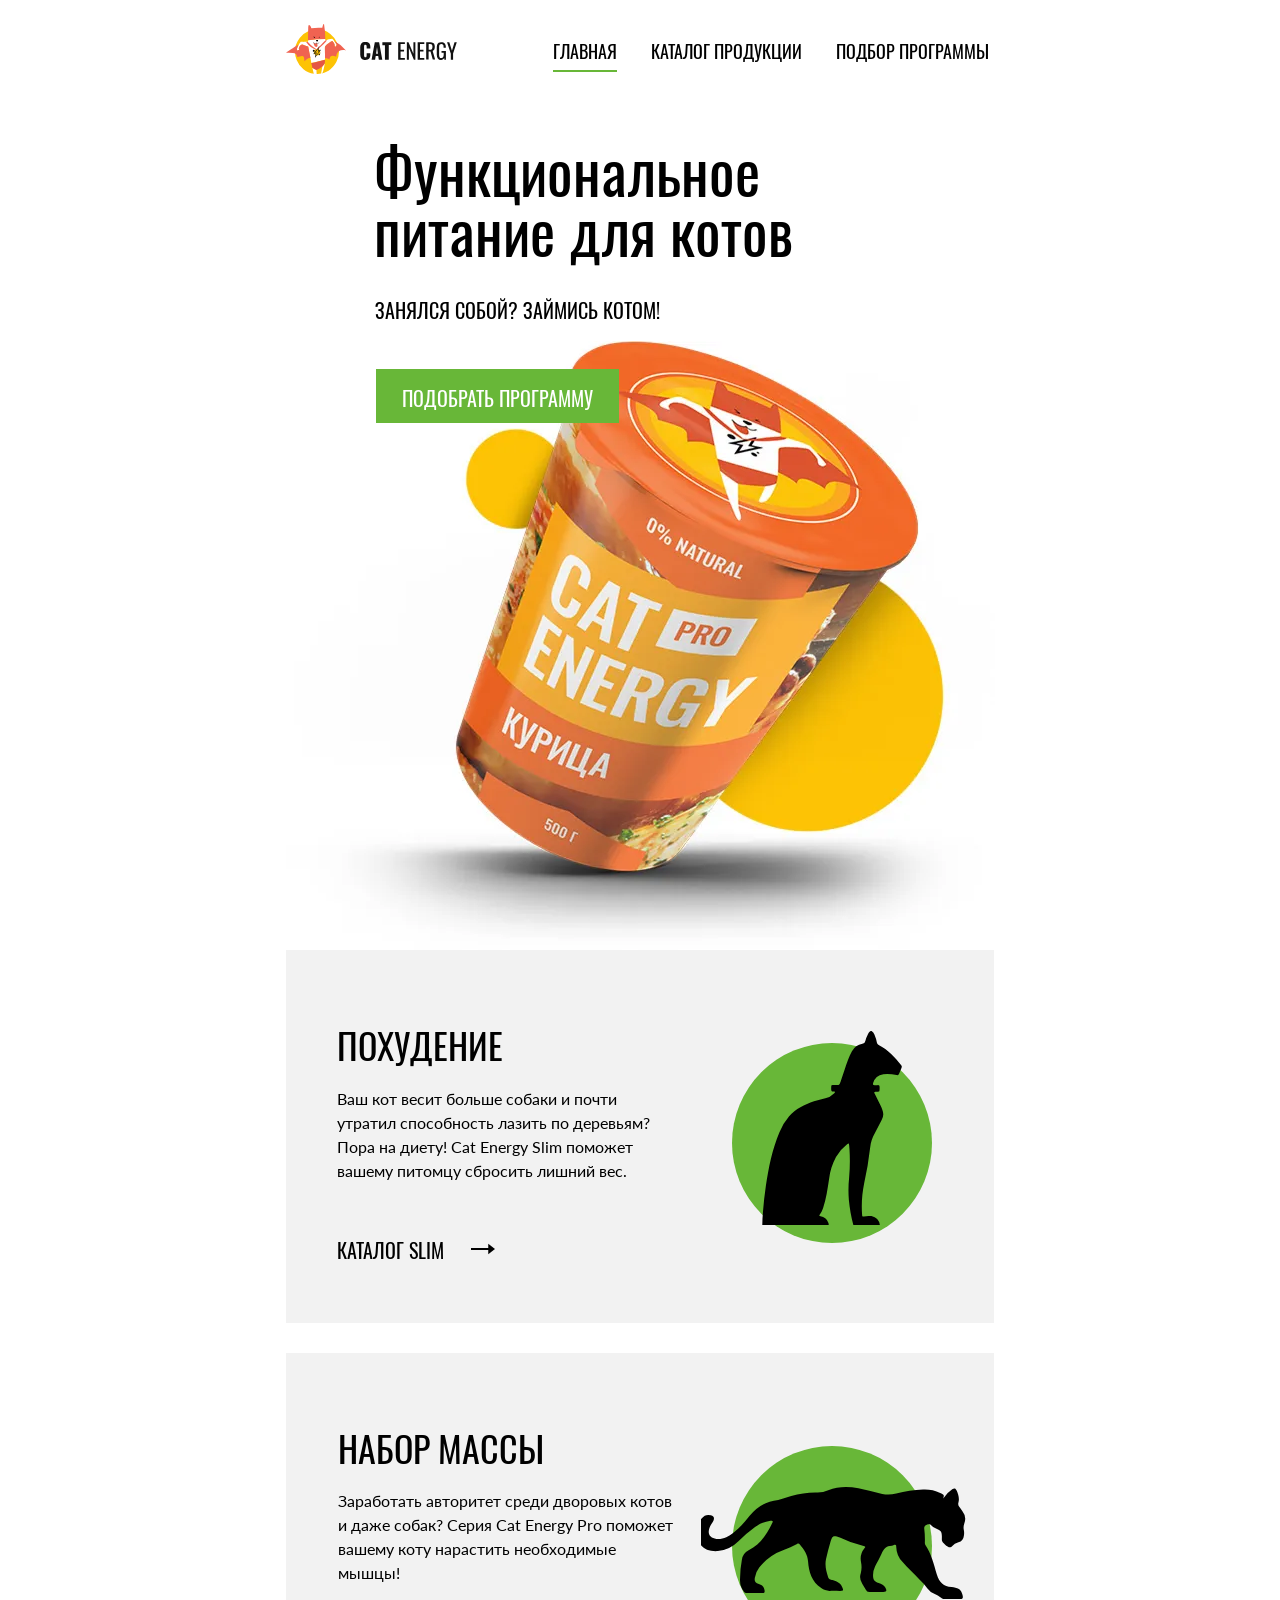
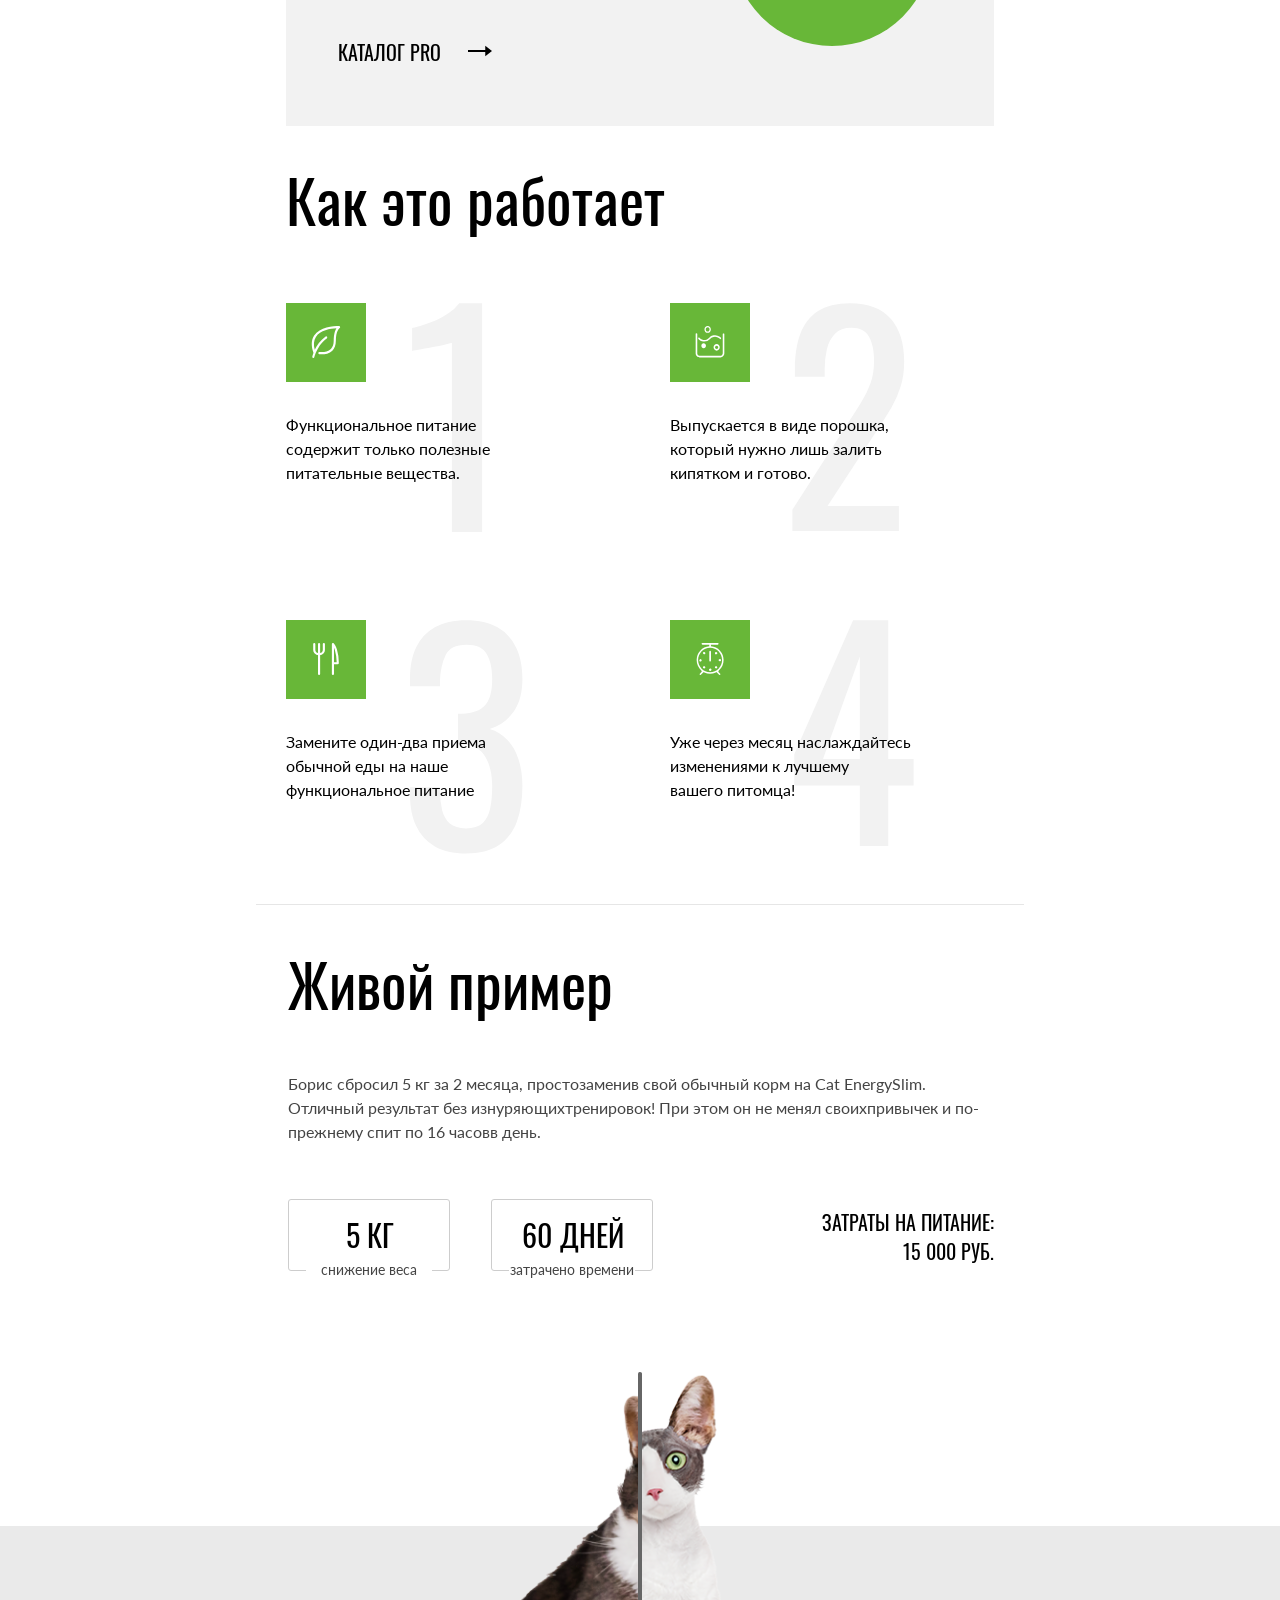
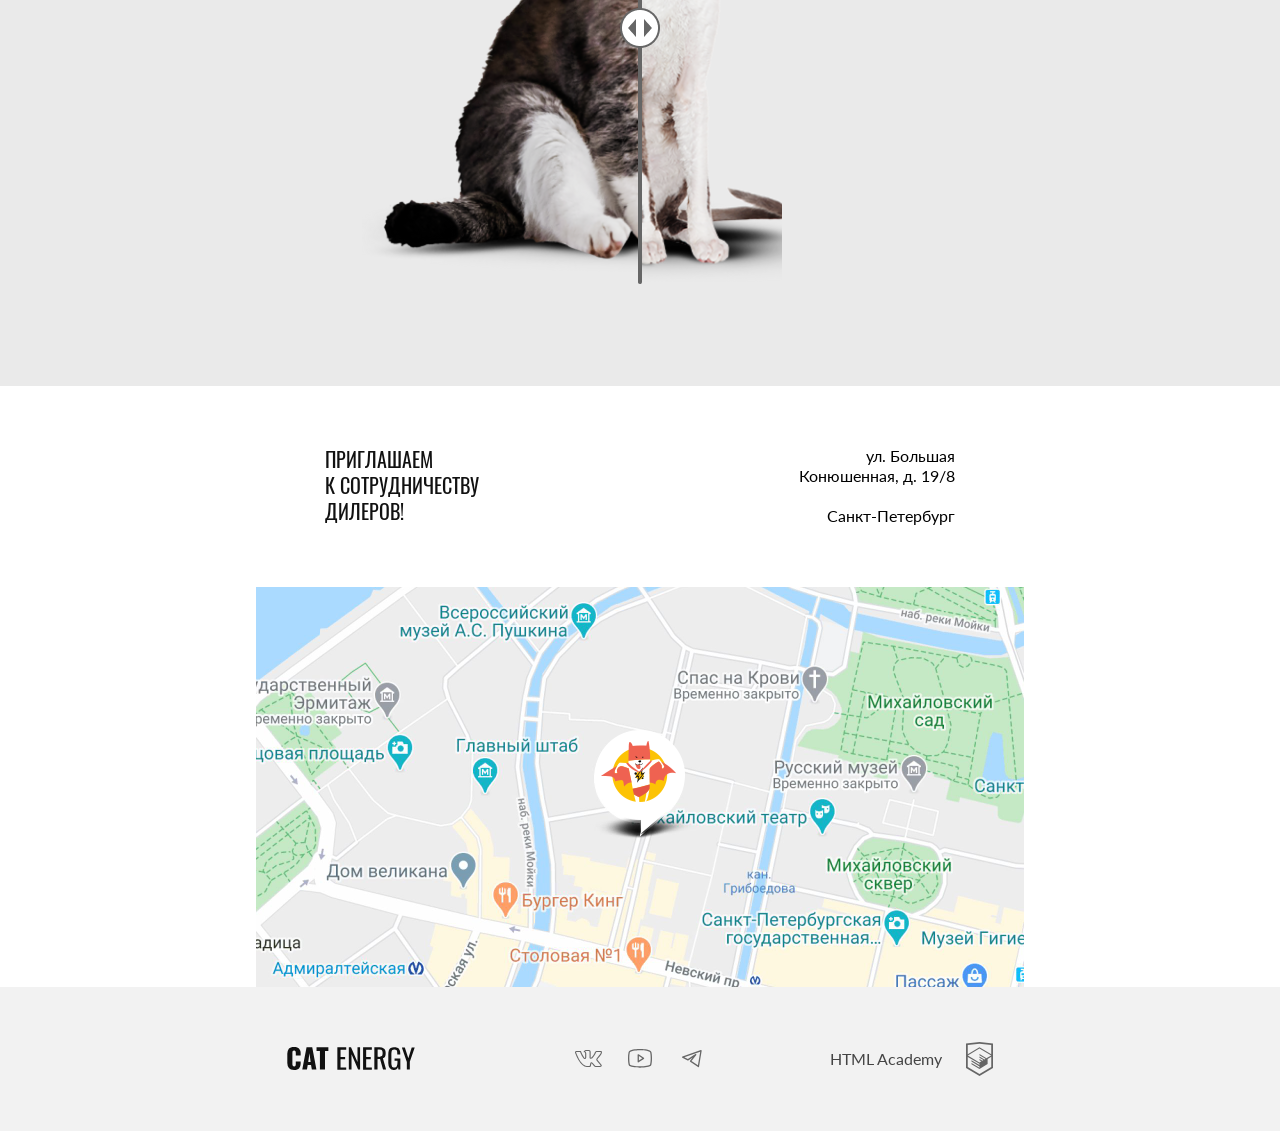
<file: index.html>
<!DOCTYPE html><html lang="ru"><head><meta charset="UTF-8"><title>Cat energy</title><meta name="viewport" content="width=device-width,initial-scale=1"><link rel="icon" href="favicons/favicon.ico"><link rel="icon" type="image/png" href="favicons/favicon16x16.png" sizes="16x16"><link rel="icon" type="image/png" href="favicons/favicon32x32.png" sizes="32x32"><link rel="icon" type="image/png" href="favicons/favicon152x152.png" sizes="180x180"><link rel="preload" href="styles/styles.css" as="style"><link rel="preload" href="scripts/index.js" as="script"><link rel="stylesheet" href="styles/styles.css"><script src="scripts/index.js" defer="defer"></script></head><body class="body"><header class="header" data-test="header"><a class="header__logo-link" href="index.html"><picture><source media="(min-width: 1440px)" srcset="images/logo-desktop.svg" width="70" height="59" type="image/svg+xml"><source media="(min-width: 768px)" srcset="images/logo-tablet.svg" width="60" height="50" type="image/svg+xml"><img class="header__logo-cat" src="images/logo-mobile.svg" width="33" height="38" alt="кот в костюме летучей мыши,на фоне желтого круга"></picture><img class="header__logo-text" src="images/logo-cat-energy.svg" width="101" height="18" alt="Логотип"></a><nav class="header__nav nav nav--nojs nav--opened"><button class="nav__toggle" type="button"><span class="visually-hidden">Меню</span></button><ul class="nav__list"><li class="nav__item nav__item--active"><a class="nav__link" href="index.html">ГЛАВНАЯ</a></li><li class="nav__item"><a class="nav__link" href="catalog.html">КАТАЛОГ ПРОДУКЦИИ</a></li><li class="nav__item"><a class="nav__link" href="#">ПОДБОР ПРОГРАММЫ</a></li></ul></nav></header><main class="main" data-test="main"><section class="promo" data-test="promo"><div class="promo__container"><h1 class="promo__title">Функциональное<br>питание для котов</h1><p class="promo__subtitle">ЗАНЯЛСЯ СОБОЙ? ЗАЙМИСЬ КОТОМ!</p><picture class="promo__image"><source type="image/webp" media="(min-width: 1440px)" width="552" height="499" srcset="images/index-can-desktop@1x.webp, images/index-can-desktop@2x.webp 2x"><source type="image/webp" media="(min-width: 768px)" width="709" height="609" srcset="images/index-can-tablet@1x.webp, images/index-can-tablet@2x.webp 2x"><source type="image/webp" srcset="images/index-can-mobile@1x.webp, images/index-can-mobile@2x.webp 2x"><source media="(min-width: 1440px)" width="552" height="499" type="image/png" srcset="images/index-can-desktop@1x.png 1x,images/index-can-desktop@2x.png 2x"><source media="(min-width: 768px)" width="709" height="609" type="image/png" srcset="images/index-can-tablet@1x.png, images/index-can-tablet@2x.png 2x"><img src="images/index-can-mobile@1x.png" width="280" height="270" alt="оранжевый контейнер готовой еды для котов с названием Can energy,с котом на крышке в костюме летучей мыши,на заднем фоне три желтых круга"></picture><a class="promo__link" href="#">ПОДОБРАТЬ ПРОГРАММУ</a></div></section><section class="program" data-test="program"><div class="program__container"><h2 class="visually-hidden">Программы</h2><article class="program__wrapper"><h3 class="program__title">ПОХУДЕНИЕ</h3><p class="program__slogan">Ваш кот весит больше собаки и почти утратил способность лазить по деревьям? Пора на диету! Cat Energy Slim поможет вашему питомцу сбросить лишний вес.</p><a class="program__link" href="#"><span>каталог slim</span><div class="program__link-arrow"></div></a></article><article class="program__wrapper program__wrapper--mass"><h3 class="program__title program__title--mass">НАБОР МАССЫ</h3><p class="program__slogan">Заработать авторитет среди дворовых котов и даже собак? Серия Cat Energy Pro поможет вашему коту нарастить необходимые мышцы!</p><a class="program__link" href="#"><span>каталог pro</span><div class="program__link-arrow"></div></a></article></div></section><section class="work" data-test="work"><h2 class="work__title">Как это работает</h2><ul class="work__list"><li class="work__item"><p class="work__description">Функциональное питание<br>содержит только полезные<br>питательные вещества.</p></li><li class="work__item work__item--container"><p class="work__description">Выпускается в виде порошка,<br>который нужно лишь залить<br>кипятком и готово.</p></li><li class="work__item work__item--fork"><p class="work__description">Замените один-два приема<br>обычной еды на наше<br>функциональное питание</p></li><li class="work__item work__item--clock"><p class="work__description">Уже через месяц наслаждайтесь изменениями к лучшему<br class="work__description-space">вашего питомца!</p></li></ul></section><section class="example" data-test="example"><div class="example__container"><div class="example__left-block"><h2 class="example__title">Живой пример</h2><p class="example__subtitle">Борис сбросил 5 кг за 2 месяца, просто<br>заменив свой обычный корм на Cat Energy<br>Slim. Отличный результат без изнуряющих<br>тренировок! При этом он не менял своих<br>привычек и по-прежнему спит по 16 часов<br>в день.</p><ul class="example__list"><li class="example__item"><p class="example__number">5 КГ</p><p class="example__description">снижение веса</p></li><li class="example__item"><p class="example__number">60 ДНЕЙ</p><p class="example__description">затрачено времени</p></li></ul><div class="example__count-wrapper"><p class="example__count">Затраты на питание:</p><p class="example__count example__count--price">15 000 РУБ.</p></div></div><div class="example__pictures"><picture class="example__before"><source media="(min-width: 1440px)" width="560" height="512" type="image/jpeg" srcset="images/tablet-before@1x.png, images/tablet-before@2x.png 2x"><source media="(min-width: 768px)" width="560" height="512" type="image/jpeg" srcset="images/tablet-before@1x.png, images/tablet-before@2x.png 2x"><img class="example__before-img" src="images/mobile-before@1x.png" width="280" height="256" alt="сидящий полный кот на белом фоне"></picture><picture class="example__after"><source media="(min-width: 1440px)" width="560" height="512" type="image/jpeg" srcset="images/tablet-after@1x.png, images/tablet-after@2x.png 2x"><source media="(min-width: 768px)" width="560" height="512" type="image/jpeg" srcset="images/tablet-after@1x.png, images/tablet-after@2x.png 2x"><img src="images/mobile-after@1x.png" width="280" height="256" alt="сидящий стойный полный кот на белом фоне"></picture><button class="example__range" type="button">Ползунок</button></div></div></section><section class="location location--light" data-test="location"><div class="location__advertising"><h3 class="location__slogan">ПРИГЛАШАЕМ<br>К СОТРУДНИЧЕСТВУ<br>ДИЛЕРОВ!</h3><div class="location__address-wrapper"><p class="location__address">ул. Большая<br>Конюшенная, д. 19/8</p><p class="location__address location__address--town">Санкт-Петербург</p></div></div><iframe class="location__map" src="https://www.google.com/maps/embed?pb=!1m14!1m12!1m3!1d1680.6231022423724!2d30.32116930439326!3d59.93863080615572!2m3!1f0!2f0!3f0!3m2!1i1024!2i768!4f13.1!5e0!3m2!1sru!2sru!4v1726518446681!5m2!1sru!2sru" width="320" height="362" style="border:0;" allowfullscreen="" loading="lazy" referrerpolicy="no-referrer-when-downgrade"></iframe></section></main><footer class="footer" data-test="footer"><div class="footer__container"><a class="footer__logo" href="index.html"><img src="images/logo-cat-energy.svg" width="128" height="24" alt="логотип компании"></a><ul class="footer__list social"><li class="social__item"><a class="social__link" href="https://vk.com/htmlacademy"><span class="visually-hidden">vkontakte</span></a></li><li class="social__item"><a class="social__link social__link--youtube" href="https://www.youtube.com/user/htmlacademyru"><span class="visually-hidden">youtube</span></a></li><li class="social__item"><a class="social__link social__link--telegram" href="https://t.me/htmlacademy"><span class="visually-hidden">telegram</span></a></li></ul><a class="footer__developer-link" href="https://htmlacademy.ru/intensive/adaptive"><span class="footer__developer-text">HTML Academy</span><div class="footer__developer-logo"></div></a></div></footer></body></html>
</file>
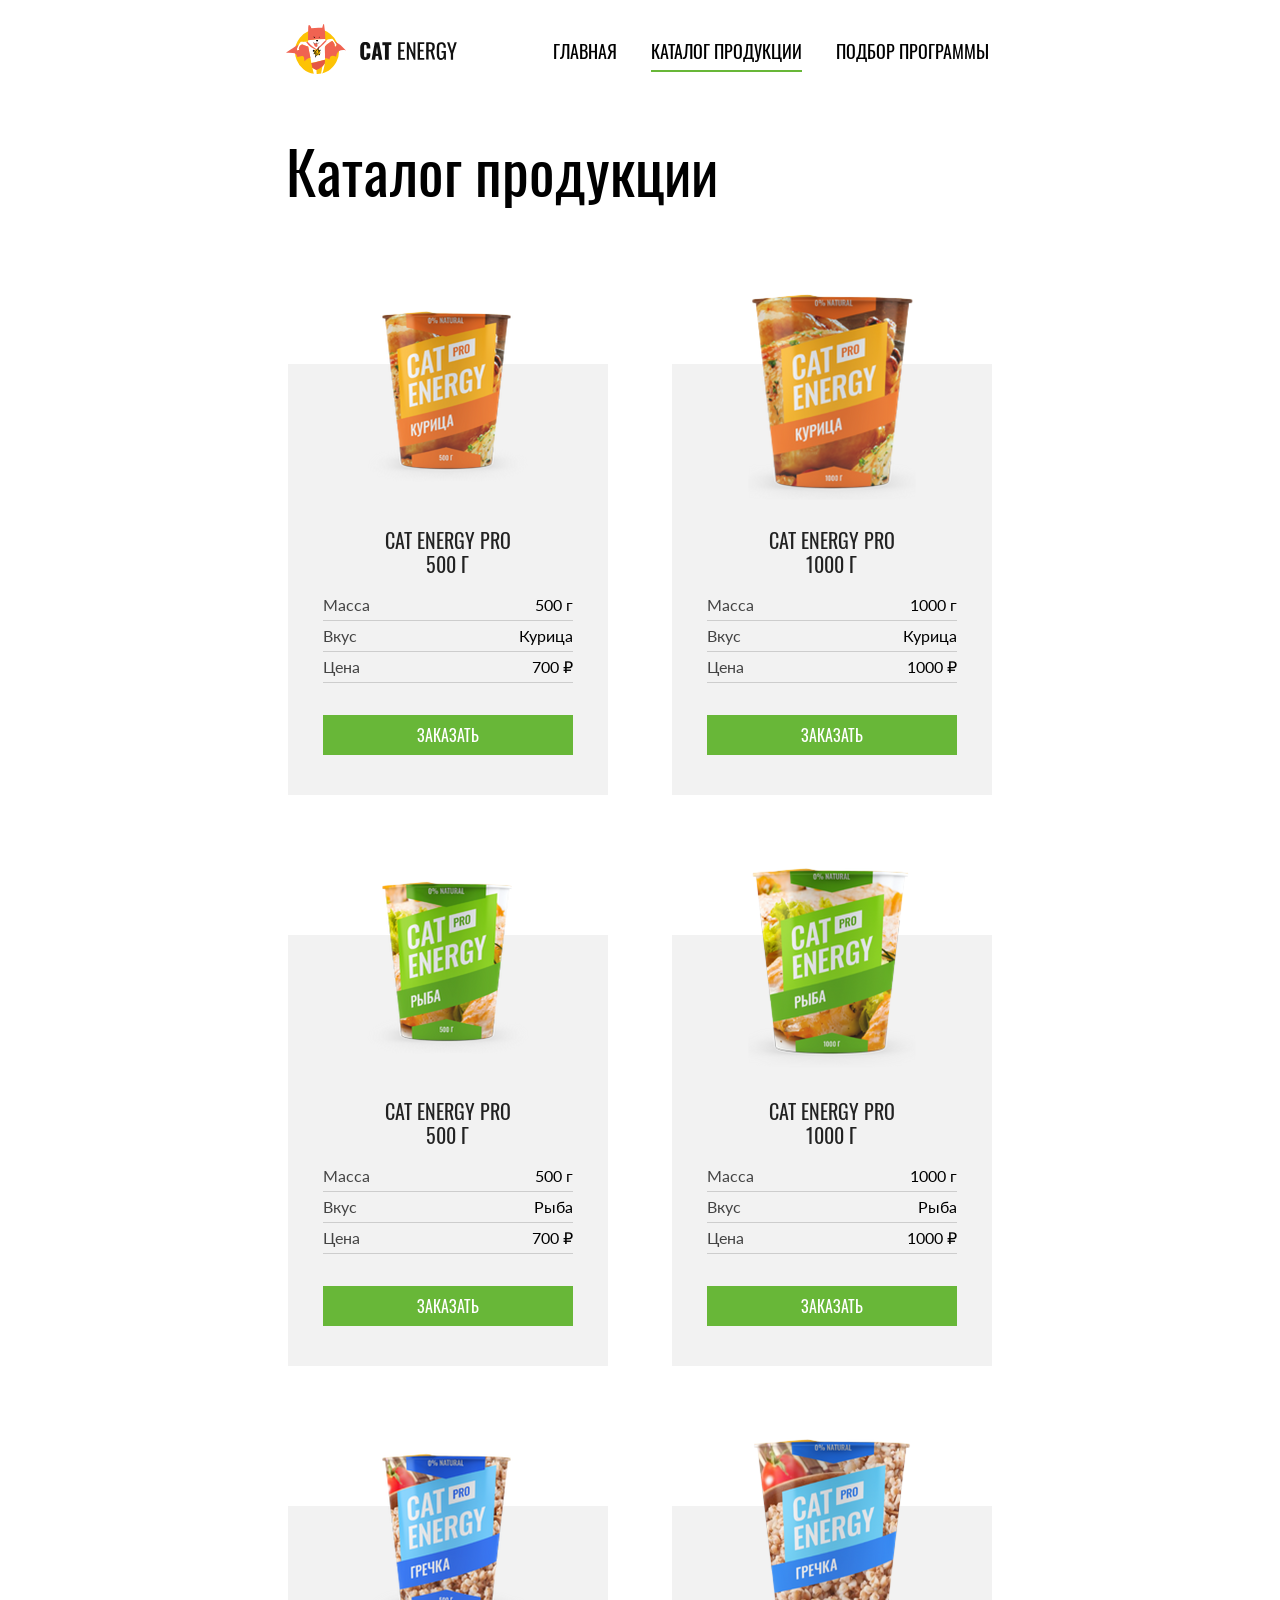
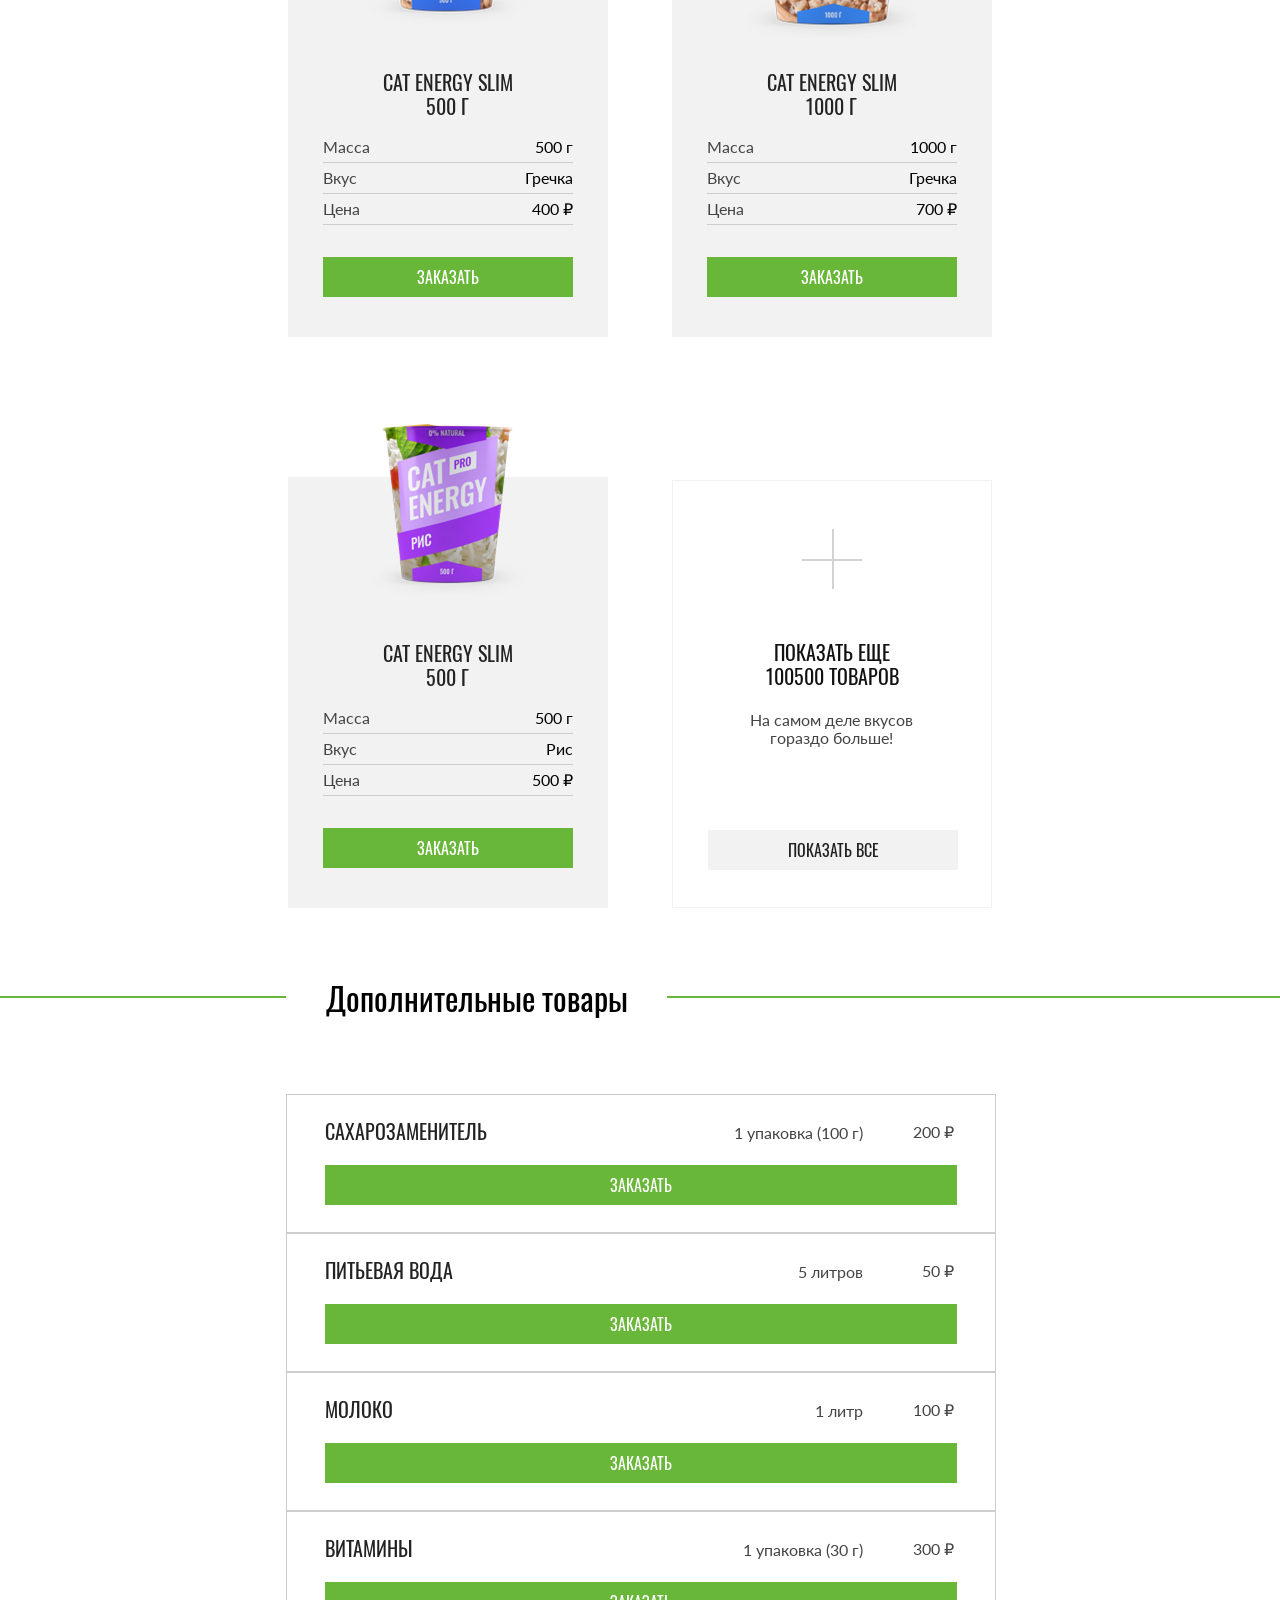
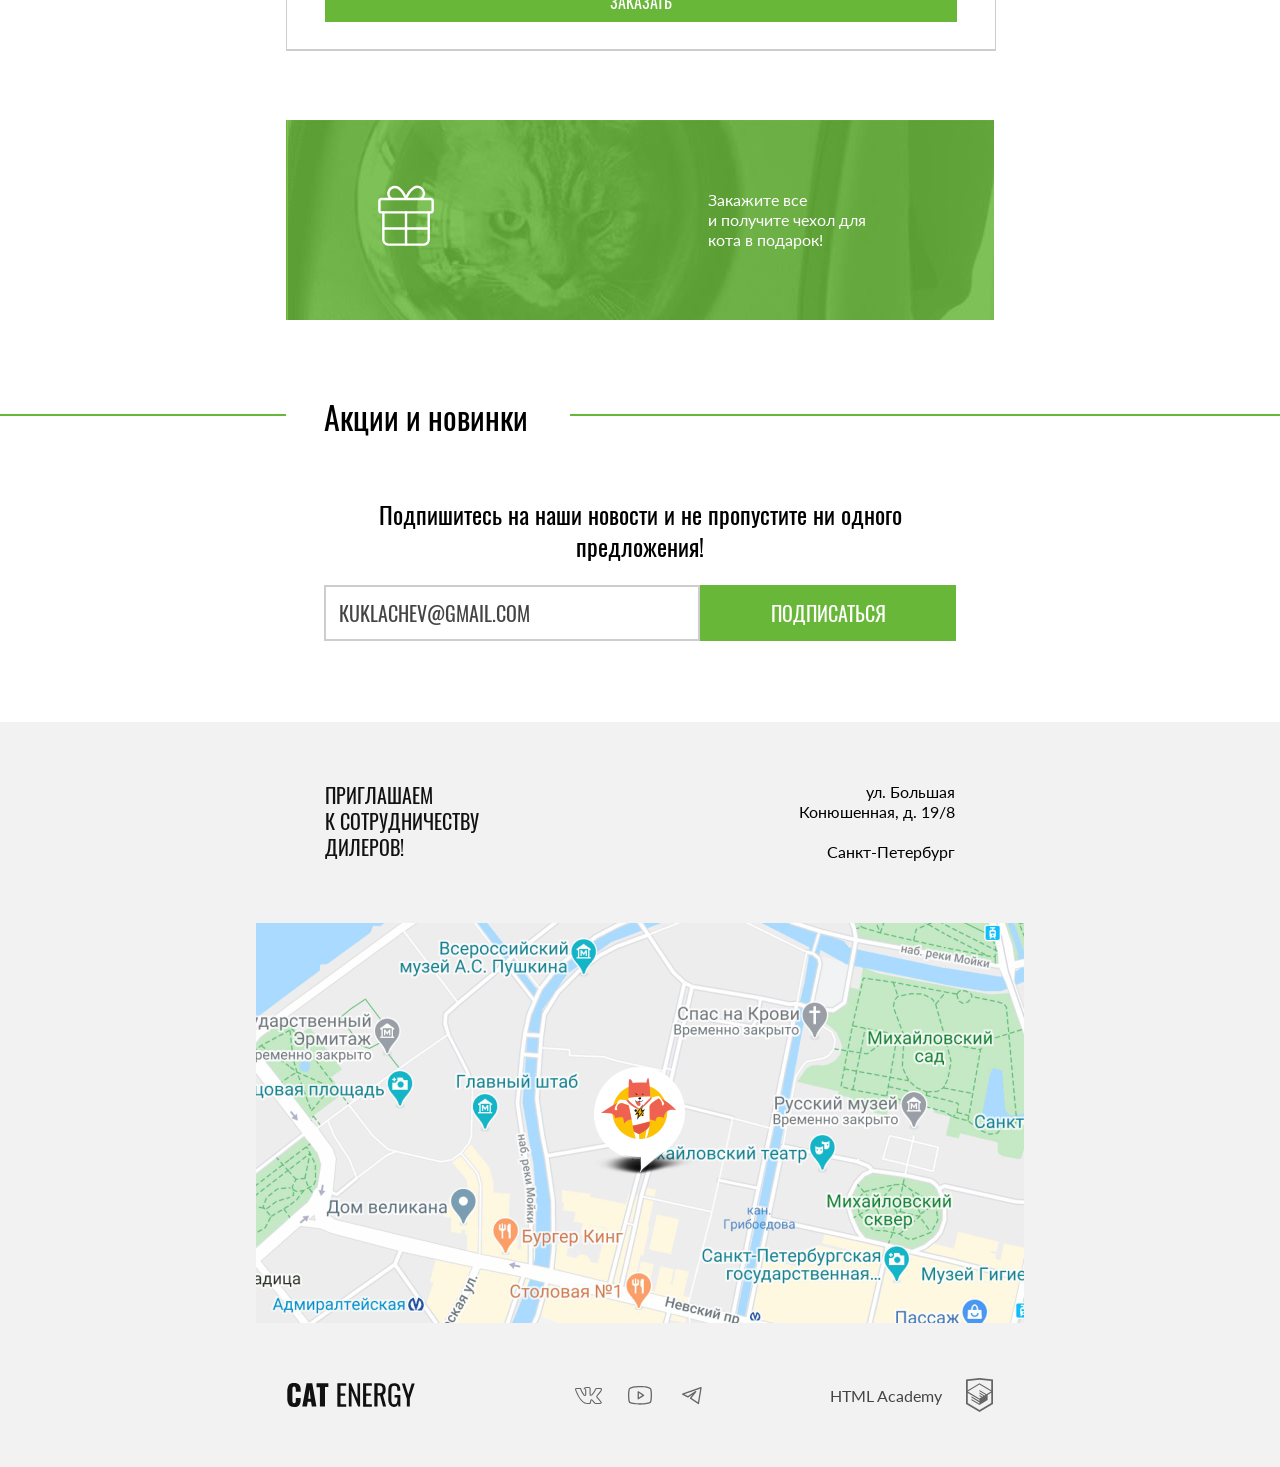
<file: catalog.html>
<!DOCTYPE html><html class="page" lang="ru"><head><meta charset="UTF-8"><title>Cat energy</title><meta name="viewport" content="width=device-width,initial-scale=1"><link rel="icon" href="favicons/favicon.ico"><link rel="icon" type="image/png" href="favicons/favicon16x16.png" sizes="16x16"><link rel="icon" type="image/png" href="favicons/favicon32x32.png" sizes="32x32"><link rel="icon" type="image/png" href="favicons/favicon152x152.png" sizes="180x180"><link rel="preload" href="styles/styles.css" as="style"><link rel="preload" href="scripts/index.js" as="script"><link rel="stylesheet" href="styles/styles.css"><link rel="icon" type="image/png" href="favicons/favicon16x16.png" sizes="16x16"><link rel="icon" type="image/png" href="favicons/favicon32x32.png" sizes="32x32"><link rel="icon" type="image/png" href="favicons/favicon152x152.png" sizes="180x180"><script src="scripts/index.js" defer="defer"></script></head><body class="body"><header class="header" data-test="header"><a class="header__logo-link" href="index.html"><picture><source media="(min-width: 1440px)" srcset="images/logo-desktop.svg" width="70" height="59" type="image/svg+xml"><source media="(min-width: 768px)" srcset="images/logo-tablet.svg" width="60" height="50" type="image/svg+xml"><img class="header__logo-cat" src="images/logo-mobile.svg" width="33" height="38" alt="кот в костюме летучей мыши,на фоне желтого круга"></picture><img class="header__logo-text" src="images/logo-cat-energy.svg" width="101" height="18" alt="Логотип"></a><nav class="header__nav nav nav--nojs nav--opened"><button class="nav__toggle" type="button"><span class="visually-hidden">Меню</span></button><ul class="nav__list nav__list--black"><li class="nav__item"><a class="nav__link" href="index.html">ГЛАВНАЯ</a></li><li class="nav__item nav__item--active"><a class="nav__link" href="catalog.html">КАТАЛОГ ПРОДУКЦИИ</a></li><li class="nav__item"><a class="nav__link" href="#">ПОДБОР ПРОГРАММЫ</a></li></ul></nav></header><main class="main" data-test="main"><div class="main__title-wrapper"><h1 class="main__title">Каталог продукции</h1></div><section class="catalog" data-test="catalog"><ul class="catalog__list"><li class="catalog__item card"><a class="card__img-link" href="#"><picture class="card__image"><source media="(min-width: 1440px)" width="169" height="210" type="image/png" srcset="images/chicken-small-desktop@1x.png, images/chicken-small-desktop@2x.png 2x"><source media="(min-width: 768px)" width="200" height="210" type="image/png" srcset="images/chicken-small-tablet@1x.png, images/chicken-small-tablet@2x.png 2x"><img src="images/chicken-small@1x.png" width="140" height="107" alt=" упаковка корма для кошек оранжевого цвета с указанием веса в 500 грамм"></picture></a><div class="card__description-wrapper"><a class="card__title-link" href="#"><h3 class="card__title-text">Cat Energy PRO 500 г</h3></a><ul class="card__list"><li class="card__item"><span class="card__item-label">Масса</span> <span class="card__item-value">500 г</span></li><li class="card__item"><span class="card__item-label">Вкус</span> <span class="card__item-value">Курица</span></li><li class="card__item"><span class="card__item-label">Цена</span> <span class="card__item-value">700 ₽</span></li></ul></div><a class="card__button" href="#">ЗАКАЗАТЬ</a></li><li class="catalog__item card"><a class="card__img-link" href="#"><picture class="card__image"><source media="(min-width: 1440px)" width="169" height="210" type="image/png" srcset="images/chicken-big-desktop@1x.png, images/chicken-big-desktop@2x.png 2x"><source media="(min-width: 768px)" width="200" height="210" type="image/png" srcset="images/chicken-big-tablet@1x.png, images/chicken-big-tablet@2x.png 2x"><img src="images/chicken-big@1x.png" width="140" height="107" alt=" упаковка корма для кошек оранжевого цвета с указанием веса в 1000 грамм"></picture></a><div class="card__description-wrapper"><a class="card__title-link" href="#"><h3 class="card__title-text">Cat Energy PRO 1000 г</h3></a><ul class="card__list"><li class="card__item"><p class="card__item-label">Масса</p><p class="card__item-value">1000 г</p></li><li class="card__item"><p class="card__item-label">Вкус</p><p class="card__item-value">Курица</p></li><li class="card__item"><p class="card__item-label">Цена</p><p class="card__item-value">1000 ₽</p></li></ul></div><a class="card__button" href="#">ЗАКАЗАТЬ</a></li><li class="catalog__item card"><a class="card__img-link" href="#"><picture class="card__image"><source media="(min-width: 1440px)" width="169" height="210" type="image/png" srcset="images/fish-small-desktop@1x.png 1x,images/fish-small-desktop@2x.png 2x"><source media="(min-width: 768px)" width="200" height="210" type="image/png" srcset="images/fish-small-tablet@1x.png 1x,images/fish-small-tablet@2x.png 2x"><img src="images/fish-small@1x.png" width="140" height="107" alt=" упаковка корма для кошек зеленого цвета с указанием  вкуса рыбы и веса в 500 грамм"></picture></a><div class="card__description-wrapper"><a class="card__title-link" href="#"><h3 class="card__title-text">Cat Energy PRO 500 г</h3></a><ul class="card__list"><li class="card__item"><p class="card__item-label">Масса</p><p class="card__item-value">500 г</p></li><li class="card__item"><p class="card__item-label">Вкус</p><p class="card__item-value">Рыба</p></li><li class="card__item"><p class="card__item-label">Цена</p><p class="card__item-value">700 ₽</p></li></ul></div><a class="card__button" href="#">ЗАКАЗАТЬ</a></li><li class="catalog__item card"><a class="card__img-link" href="#"><picture class="card__image"><source media="(min-width: 1440px)" width="169" height="210" type="image/png" srcset="images/fish-big-desktop@1x.png 1x,images/fish-big-desktop@2x.png 2x"><source media="(min-width: 768px)" width="200" height="210" type="image/png" srcset="images/fish-big-tablet@1x.png 1x,images/fish-big-tablet@2x.png 2x"><img src="images/fish-big@1x.png" width="140" height="107" alt="упаковка корма для кошек зеленого  цвета с указанием вкуса и  веса в 1000 грамм"></picture></a><div class="card__description-wrapper"><a class="card__title-link" href="#"><h3 class="card__title-text">Cat Energy PRO 1000 г</h3></a><ul class="card__list"><li class="card__item"><p class="card__item-label">Масса</p><p class="card__item-value">1000 г</p></li><li class="card__item"><p class="card__item-label">Вкус</p><p class="card__item-value">Рыба</p></li><li class="card__item"><p class="card__item-label">Цена</p><p class="card__item-value">1000 ₽</p></li></ul></div><a class="card__button" href="#">ЗАКАЗАТЬ</a></li><li class="catalog__item card"><a class="card__img-link" href="#"><picture class="card__image"><source media="(min-width: 1440px)" width="169" height="210" type="image/png" srcset="images/buckwheat-small-desktop@1x.png 1x,images/buckwheat-small-desktop@2x.png 2x"><source media="(min-width: 768px)" width="200" height="210" type="image/png" srcset="images/buckwheat-small-tablet@1x.png 1x,images/buckwheat-small-tablet@2x.png 2x"><img src="images/buckwheat-small@1x.png" width="140" height="107" alt="упаковка корма для кошек голубого цвета с указанием вкуса гречки и веса в 500 грамм"></picture></a><div class="card__description-wrapper"><a class="card__title-link" href="#"><h3 class="card__title-text">Cat Energy SLIM 500 г</h3></a><ul class="card__list"><li class="card__item"><p class="card__item-label">Масса</p><p class="card__item-value">500 г</p></li><li class="card__item"><p class="card__item-label">Вкус</p><p class="card__item-value">Гречка</p></li><li class="card__item"><p class="card__item-label">Цена</p><p class="card__item-value">400 ₽</p></li></ul></div><a class="card__button" href="#">ЗАКАЗАТЬ</a></li><li class="catalog__item card"><a class="card__img-link" href="#"><picture class="card__image"><source media="(min-width: 1440px)" width="169" height="210" type="image/png" srcset="images/buckwheat-big-desktop@1x.png, images/buckwheat-big-desktop@2x.png 2x"><source media="(min-width: 768px)" width="200" height="210" type="image/png" srcset="images/buckwheat-big-tablet@1x.png, images/buckwheat-big-tablet@2x.png 2x"><img src="images/buckwheat-big@1x.png" width="140" height="107" alt=" упаковка корма для кошек голубого цвета с указанием  вкуса гречки и веса в 1000 грамм"></picture></a><div class="card__description-wrapper"><a class="card__title-link" href="#"><h3 class="card__title-text">Cat Energy SLIM 1000 г</h3></a><ul class="card__list"><li class="card__item"><p class="card__item-label">Масса</p><p class="card__item-value">1000 г</p></li><li class="card__item"><p class="card__item-label">Вкус</p><p class="card__item-value">Гречка</p></li><li class="card__item"><p class="card__item-label">Цена</p><p class="card__item-value">700 ₽</p></li></ul></div><a class="card__button" href="#">ЗАКАЗАТЬ</a></li><li class="catalog__item card"><a class="card__img-link" href="#"><picture class="card__image"><source media="(min-width: 1440px)" width="169" height="210" type="image/png" srcset="images/rice-desktop@1x.png 1x,images/rice-desktop@2x.png 2x"><source media="(min-width: 768px)" width="200" height="210" type="image/png" srcset="images/rice-tablet@1x.png 1x,images/rice-tablet@2x.png 2x"><img src="images/rice@1x.png" width="140" height="107" alt=" упаковка корма для кошек сиреневого цвета с указанием вкуса  риса и  веса в 500 грамм"></picture></a><div class="card__description-wrapper"><a class="card__title-link" href="#"><h3 class="card__title-text">Cat Energy SLIM 500 г</h3></a><ul class="card__list"><li class="card__item"><p class="card__item-label">Масса</p><p class="card__item-value">500 г</p></li><li class="card__item"><p class="card__item-label">Вкус</p><p class="card__item-value">Рис</p></li><li class="card__item"><p class="card__item-label">Цена</p><p class="card__item-value">500 ₽</p></li></ul></div><a class="card__button" href="#">ЗАКАЗАТЬ</a></li><li class="catalog__last-item"><img class="catalog__last-item-image" src="images/plus.svg" width="30" height="30" alt="плюс"><h3 class="catalog__last-item-title">Показать еще 100500 товаров</h3><p class="catalog__last-item-info">На самом деле вкусов гораздо больше!</p><a class="catalog__last-item-button" href="#">ПОКАЗАТЬ ВСЕ</a></li></ul></section><section class="addition" data-test="addition"><div class="addition__title-wrapper"><h2 class="addition__title">Дополнительные товары</h2></div><ul class="addition__list"><li class="addition__item"><h3 class="addition__item-title">САХАРОЗАМЕНИТЕЛЬ</h3><span class="addition__item-count">1 упаковка (100 г)</span> <span class="addition__item-price">200 ₽</span> <a class="addition__item-button" href="#">ЗАКАЗАТЬ</a></li><li class="addition__item"><h3 class="addition__item-title">ПИТЬЕВАЯ ВОДА</h3><span class="addition__item-count">5 литров</span> <span class="addition__item-price">50 ₽</span> <a class="addition__item-button" href="#">ЗАКАЗАТЬ</a></li><li class="addition__item"><h3 class="addition__item-title">МОЛОКО</h3><span class="addition__item-count">1 литр</span> <span class="addition__item-price">100 ₽</span> <a class="addition__item-button" href="#">ЗАКАЗАТЬ</a></li><li class="addition__item"><h3 class="addition__item-title">ВИТАМИНЫ</h3><span class="addition__item-count">1 упаковка (30 г)</span> <span class="addition__item-price">300 ₽</span> <a class="addition__item-button" href="#">ЗАКАЗАТЬ</a></li></ul><div class="addition__slogan"><h3 class="addition__slogan-text">Закажите все<br>и получите чехол для<br>кота в подарок!</h3></div></section><section class="subscribe" data-test="subscribe"><div class="subscribe__title-wrapper"><h2 class="subscribe__title">Акции и новинки</h2></div><p class="subscribe__subtitle">Подпишитесь на наши новости и не пропустите ни одного предложения!</p><form class="subscribe__form form" action="https://echo.htmlacademy.ru" method="post"><label class="visually-hidden" for="email">email</label> <input class="form__input" placeholder="ваш email" id="email" value="кuklachev@gmail.com" name="email"> <button class="form__submit" type="submit">ПОДПИСАТЬСЯ</button></form></section><section class="location" data-test="location"><div class="location__advertising"><h3 class="location__slogan">ПРИГЛАШАЕМ<br>К СОТРУДНИЧЕСТВУ<br>ДИЛЕРОВ!</h3><div class="location__address-wrapper"><p class="location__address">ул. Большая<br>Конюшенная, д. 19/8</p><p class="location__address location__address--town">Санкт-Петербург</p></div></div><iframe class="location__map" src="https://www.google.com/maps/embed?pb=!1m14!1m12!1m3!1d1680.6231022423724!2d30.32116930439326!3d59.93863080615572!2m3!1f0!2f0!3f0!3m2!1i1024!2i768!4f13.1!5e0!3m2!1sru!2sru!4v1726518446681!5m2!1sru!2sru" width="320" height="362" style="border:0;" allowfullscreen="" loading="lazy" referrerpolicy="no-referrer-when-downgrade"></iframe></section></main><footer class="footer" data-test="footer"><div class="footer__container"><a class="footer__logo" href="index.html"><img src="images/logo-cat-energy.svg" width="128" height="24" alt="логотип компании"></a><ul class="footer__list social"><li class="social__item"><a class="social__link" href="https://vk.com/htmlacademy"><span class="visually-hidden">vkontakte</span></a></li><li class="social__item"><a class="social__link social__link--youtube" href="https://www.youtube.com/user/htmlacademyru"><span class="visually-hidden">youtube</span></a></li><li class="social__item"><a class="social__link social__link--telegram" href="https://t.me/htmlacademy"><span class="visually-hidden">telegram</span></a></li></ul><a class="footer__developer-link" href="https://htmlacademy.ru/intensive/adaptive"><span class="footer__developer-text">HTML Academy</span><div class="footer__developer-logo"></div></a></div></footer></body></html>
</file>
<file: styles/styles.css>
@charset "UTF-8";
/* GLOBAL */
/* здесь используйте глобальные переменные */
/* здесь используйте глобальные селекторы img, body, html и так далее */
*,
*::before,
*::after {
  box-sizing: border-box;
}

body {
  display: grid;
  grid-template-rows: min-content 1fr min-content;
  min-height: 100vh;
  padding: 0;
  margin: 0;
  font-family: "Lato", "Arial", sans-serif;
  font-weight: 400;
}
@media (min-width: 1440px) {
  body {
    grid-template-rows: 1fr min-content;
  }
}

img {
  max-width: 100%;
  object-fit: contain;
}

.visually-hidden {
  position: absolute;
  width: 1px;
  height: 1px;
  margin: -1px;
  border: 0;
  padding: 0;
  white-space: nowrap;
  clip-path: inset(100%);
  clip: rect(0 0 0 0);
  overflow: hidden;
}

@font-face {
  font-family: "Lato";
  font-weight: 400;
  font-style: normal;
  font-display: swap;
  src: url("../fonts/lato/Lato-Regular.woff2");
}
@font-face {
  font-family: "Oswald";
  font-weight: 400;
  font-style: normal;
  font-display: swap;
  src: url("../fonts/oswald/oswaldregular.woff2");
}
/* BLOCKS */
.header {
  position: relative;
  display: flex;
  flex-wrap: wrap;
  align-items: flex-start;
  color: #ffffff;
  width: 320px;
  margin: 0 auto;
  padding: 12px 20px;
}
@media (min-width: 768px) {
  .header {
    width: 768px;
    align-items: center;
    justify-content: space-between;
    padding: 19px 30px 32px;
  }
}
@media (min-width: 1440px) {
  .header {
    width: 1440px;
    position: absolute;
    left: 50%;
    transform: translateX(-50%);
    background-color: transparent;
    z-index: 1;
    padding-left: 110px;
    padding-top: 54px;
    padding-right: 112px;
  }
}

.header__logo-link {
  display: flex;
  flex-wrap: wrap;
  align-items: center;
  justify-content: space-between;
  width: 50%;
}
@media (min-width: 768px) {
  .header__logo-link {
    width: 174px;
    justify-content: flex-start;
  }
}
@media (min-width: 1440px) {
  .header__logo-link {
    width: 202px;
  }
}

.header__logo-link:hover {
  opacity: 0.6;
}

.header__logo-link:focus {
  opacity: 0.6;
  outline: none;
}

.header__logo-link:active {
  opacity: 0.3;
}

.header__logo-text {
  margin-right: -50px;
}
@media (min-width: 768px) {
  .header__logo-text {
    margin-left: 12px;
  }
}
@media (min-width: 1440px) {
  .header__logo-text {
    margin-left: 14px;
    width: 118px;
    height: 21px;
  }
}

.header__logo-text:disabled {
  opacity: 1;
}

.header__logo-text:hover {
  opacity: 0.6;
}

.header__logo-text:active {
  opacity: 0.3;
}

.nav {
  display: flex;
  align-items: flex-start;
  font-family: "Oswald", "Arial", sans-serif;
  font-size: 20px;
  line-height: 20px;
  color: #000000;
}
@media (min-width: 1440px) {
  .nav {
    flex-wrap: nowrap;
  }
}

.nav__list {
  position: absolute;
  top: 65px;
  left: 0;
  display: flex;
  flex-wrap: wrap;
  justify-content: end;
  width: 100%;
  list-style: none;
  margin: 0;
  padding: 0;
  background-color: #ffffff;
  border-top: 1px solid #e6e6e6;
  z-index: 1;
}
@media (min-width: 768px) {
  .nav__list {
    position: relative;
    top: 0;
    width: 500px;
    padding-right: 5px;
    background-color: transparent;
    border-top: none;
  }
}
@media (min-width: 1440px) {
  .nav__list {
    width: 600px;
    padding: 0;
  }
}

.nav__item {
  display: flex;
  justify-content: center;
  padding-top: 24px;
  padding-bottom: 21px;
  padding-left: 0;
  border-bottom: 1px solid #e6e6e6;
  width: 100%;
}
@media (min-width: 768px) {
  .nav__item {
    width: auto;
    border-bottom: none;
    margin: 0;
    margin-left: 34px;
    padding-left: 0;
    padding-top: 22px;
  }
}
@media (min-width: 1440px) {
  .nav__item {
    margin-left: 33.5px;
    letter-spacing: 0.01px;
  }
}

.nav__link {
  position: relative;
  font-size: 20px;
  line-height: 20px;
  color: #000000;
  text-decoration: none;
}
@media (min-width: 768px) {
  .nav__link {
    font-size: 18px;
    line-height: auto;
  }
}
@media (min-width: 1440px) {
  .nav__link {
    color: #ffffff;
    font-size: 20px;
    line-height: auto;
  }
}

.nav__link:hover {
  opacity: 0.6;
}

.nav__link:active {
  opacity: 0.3;
}

.nav__link:focus {
  opacity: 0.6;
  outline: none;
}

.nav__item--active {
  position: relative;
}
@media (min-width: 768px) {
  .nav__item--active::before {
    position: absolute;
    bottom: 10px;
    left: 0;
    content: "";
    width: 100%;
    height: 2px;
    background-color: #68b738;
  }
}
@media (min-width: 768px) and (min-width: 1440px) {
  .nav__item--active::before {
    background-color: #ffffff;
    right: 0;
    bottom: 8px;
  }
}

@media (min-width: 1440px) {
  .nav__list--black .nav__link {
    color: #000000;
  }
}

@media (min-width: 1440px) {
  .nav__list--black .nav__item--active::before {
    background-color: #68b738;
  }
}

.nav__list--hidden {
  display: none;
}
@media (min-width: 768px) {
  .nav__list--hidden {
    display: flex;
    margin-left: auto;
  }
}

@media (max-width: 767px) {
  .nav--nojs {
    display: flex;
    flex-wrap: wrap;
    align-items: flex-start;
    width: 100%;
  }
  .nav--nojs .nav__list {
    display: flex;
    position: relative;
    top: 0;
    width: 100%;
  }
}
.nav--nojs .nav__toggle::before, .nav--nojs .nav__toggle::after {
  display: none;
}

.nav__toggle {
  position: absolute;
  content: "";
  top: 17px;
  right: 21px;
  display: flex;
  width: 24px;
  height: 24px;
  border: none;
  background-color: transparent;
}
@media (min-width: 768px) {
  .nav__toggle {
    display: none;
  }
}

@media (max-width: 767px) {
  .nav--closed .nav__list {
    display: none;
  }
}
.nav--closed .nav__toggle {
  border: none;
  background-color: transparent;
}
.nav--closed .nav__toggle::before {
  position: absolute;
  top: 5px;
  left: 0;
  content: "";
  background-color: #000000;
  box-shadow: 0 8px 0 0 #000000, 0 16px 0 0 #000000;
  width: 24px;
  height: 2px;
}

.nav__toggle:active::before,
.nav__toggle:active::after {
  opacity: 0.3;
}

@media (max-width: 767px) {
  .nav--opened .nav__list {
    display: flex;
  }
}
.nav--opened .nav__toggle {
  background-color: transparent;
  border: none;
}
.nav--opened .nav__toggle::before, .nav--opened .nav__toggle::after {
  content: "";
  position: absolute;
  top: 14px;
  right: -5px;
  width: 25px;
  height: 2px;
  background-color: #000000;
}
.nav--opened .nav__toggle::before {
  transform: rotate(45deg);
  box-shadow: none;
}
.nav--opened .nav__toggle::after {
  transform: rotate(-45deg);
}

.program {
  width: 100%;
}

.program__container {
  position: relative;
  padding: 0 20px;
  gap: 21px;
  font-family: "Oswald", "Arial", sans-serif;
  color: #000000;
  display: flex;
  flex-wrap: wrap;
  width: 320px;
  margin: 0 auto;
}
@media (min-width: 768px) {
  .program__container {
    width: 768px;
    gap: 30px;
    padding: 0 30px;
    margin-bottom: 43px;
    border: none;
  }
}
@media (min-width: 1440px) {
  .program__container {
    width: 1440px;
    gap: 80px;
    padding: 82px 108px;
    padding-left: 110px;
    padding-bottom: 70px;
    margin-bottom: 0;
  }
}

.program__wrapper {
  position: relative;
  display: flex;
  flex-wrap: wrap;
  place-content: flex-start center;
  align-items: flex-start;
  width: 100%;
  padding: 29.5px 20px 20px;
  text-align: center;
  background-color: #f2f2f2;
}
.program__wrapper::after {
  position: absolute;
  top: 20px;
  left: 25px;
  content: "";
  background-image: url("../icons/stack.svg#cat-walk");
  width: 36px;
  height: 50px;
}
.program__wrapper::before {
  position: absolute;
  top: 24px;
  left: 20px;
  content: "";
  background-color: #68b738;
  width: 50px;
  height: 50px;
  border-radius: 50%;
}
@media (min-width: 768px) {
  .program__wrapper {
    padding-left: 51px;
    align-items: flex-start;
    place-content: start flex-start;
    padding-bottom: 65px;
  }
  .program__wrapper::after {
    width: 140px;
    height: 194px;
    top: 81px;
    left: 476px;
  }
  .program__wrapper::before {
    width: 200px;
    height: 200px;
    top: 93px;
    left: 446px;
  }
}
@media (min-width: 1440px) {
  .program__wrapper {
    width: 570px;
    min-height: 374px;
    padding: 29.5px 52px 65px;
  }
  .program__wrapper::after {
    width: 70px;
    height: 97px;
    top: 41px;
    left: 67px;
  }
  .program__wrapper::before {
    width: 100px;
    height: 100px;
    top: 47px;
    left: 53px;
  }
}

.program__wrapper--mass {
  width: 100%;
}
.program__wrapper--mass::after {
  background-image: url("../icons/stack.svg#cat-sits");
  width: 67px;
  height: 50px;
  left: 13px;
  top: 25px;
}
@media (min-width: 768px) {
  .program__wrapper--mass {
    width: 100%;
    padding: 66px 52px;
    padding-top: 77px;
  }
  .program__wrapper--mass::after {
    width: 268px;
    height: 112px;
    top: 134px;
    left: 415px;
  }
}
@media (min-width: 1440px) {
  .program__wrapper--mass {
    width: 570px;
  }
  .program__wrapper--mass::after {
    width: 134px;
    height: 100px;
    top: 44px;
    left: 35px;
  }
}

.program__title {
  display: flex;
  flex-wrap: wrap;
  justify-content: center;
  width: 100%;
  margin: 0;
  padding-left: 9px;
  margin-bottom: 30px;
  font-family: "Oswald", "Arial", sans-serif;
  font-weight: 400;
  font-size: 24px;
  line-height: 37px;
}
@media (min-width: 768px) {
  .program__title {
    justify-content: flex-start;
    margin-left: 0;
    margin-bottom: 24px;
    padding-left: 0;
    padding-top: 47px;
    font-size: 36px;
    line-height: 36px;
    text-align: start;
  }
}
@media (min-width: 1440px) {
  .program__title {
    margin-left: 162px;
    margin-bottom: 74px;
  }
}

.program__title--mass {
  font-family: "Oswald", "Arial", sans-serif;
  font-weight: 400;
  font-size: 24px;
  line-height: 37px;
  margin: 0;
  margin-bottom: 30px;
  padding-left: 38px;
  padding-top: 1px;
}
@media (min-width: 768px) {
  .program__title--mass {
    font-size: 36px;
    line-height: 36px;
    margin-bottom: 23px;
    padding: 0;
  }
}
@media (min-width: 1440px) {
  .program__title--mass {
    margin-bottom: 72px;
    margin-left: 161px;
  }
}

.program__slogan {
  font-family: "Lato", "Arial", sans-serif;
  font-size: 14px;
  line-height: 18px;
  margin: 0;
  margin-bottom: 20px;
  text-align: start;
}
@media (min-width: 768px) {
  .program__slogan {
    font-size: 16px;
    line-height: 24px;
    width: 340px;
    margin-bottom: 38px;
    min-height: 96px;
  }
}
@media (min-width: 1440px) {
  .program__slogan {
    text-align: start;
    width: 457px;
    margin: 0;
    padding: 0;
    font-size: 16px;
  }
}

.program__link {
  position: relative;
  display: flex;
  align-items: center;
  padding-top: 21px;
  font-family: "Oswald", "Arial", sans-serif;
  font-size: 16px;
  line-height: 16px;
  text-decoration: none;
  text-transform: uppercase;
  color: #000000;
  width: 100%;
  text-align: start;
  border-top: 1px solid #d9d9d9;
  cursor: pointer;
}
@media (min-width: 768px) {
  .program__link {
    font-size: 20px;
    line-height: auto;
    border: none;
  }
}
@media (min-width: 1440px) {
  .program__link {
    padding-top: 10px;
  }
}

.program__link-arrow {
  position: relative;
  display: flex;
  width: 32px;
  height: 10px;
  margin-left: 17px;
}
.program__link-arrow::before {
  position: absolute;
  top: -2px;
  left: 0;
  content: "";
  width: 32px;
  height: 12px;
  background-image: url("../icons/stack.svg#arrow");
  background-repeat: no-repeat;
  background-size: contain;
  background-position-x: 0;
}
.program__link-arrow::after {
  position: absolute;
  top: 3px;
  left: 0;
  content: "";
  background-color: #000000;
  width: 13px;
  height: 2px;
}
@media (min-width: 768px) {
  .program__link-arrow {
    margin-left: 27px;
  }
}
@media (min-width: 1440px) {
  .program__link-arrow {
    padding-top: 10px;
  }
}

.program__link:active {
  opacity: 0.3;
}

.program__link:hover .program__link-arrow,
.program__link:focus .program__link-arrow {
  opacity: 0.6;
}
.program__link:hover .program__link-arrow::before,
.program__link:focus .program__link-arrow::before {
  transform: translateX(8px);
  transition: all 0.2s ease-out;
}

.program__link:focus {
  opacity: 0.6;
  outline: none;
}
.program__link:focus::before {
  transform: translateX(8px);
  transition: all 0.2s ease-out;
}

.program__link--mass {
  position: relative;
  padding-top: 21px;
  font-family: "Oswald", "Arial", sans-serif;
  font-size: 16px;
  line-height: 16px;
  text-decoration: none;
  text-transform: uppercase;
  color: #000000;
  width: 100%;
  text-align: start;
  border-top: 1px solid #d9d9d9;
  cursor: pointer;
}
.program__link--mass::before {
  position: absolute;
  top: 23px;
  left: 98px;
  content: "";
  background-image: url("../icons/stack.svg#arrow");
  width: 32px;
  height: 12px;
}
@media (min-width: 768px) {
  .program__link--mass {
    border: none;
    font-size: 20px;
    line-height: auto;
  }
  .program__link--mass::before {
    left: 129px;
  }
}
@media (min-width: 1440px) {
  .program__link--mass {
    padding-top: 10px;
  }
  .program__link--mass::before {
    top: 12px;
  }
  .program__link--mass .program__link--mass:active {
    opacity: 0.3;
  }
  .program__link--mass .program__link--mass:hover {
    opacity: 0.6;
  }
  .program__link--mass .program__link--mass:focus {
    opacity: 0.6;
    outline: none;
  }
}

.promo {
  display: flex;
  flex-wrap: wrap;
  position: relative;
  width: 100%;
  font-family: "Oswald", "Arial", sans-serif;
  color: #ffffff;
  background-image: url("../images/green-can-mobil@1x.jpg"), linear-gradient(to bottom, #5eaa2f 302px, #ffffff 302px);
  background-size: 320px auto, 100%;
  background-repeat: no-repeat;
  background-position: top;
  margin-bottom: 20px;
}
@media (min-width: 768px) {
  .promo {
    background-image: none;
    margin-bottom: 0;
  }
}
@media (min-width: 1440px) {
  .promo {
    background-image: url("../images/green-cat-desktop@1x.jpg"), linear-gradient(to right, #ffffff 50%, #5eaa2f 50%);
    background-size: 720px 694px, 100%;
    background-position: right bottom;
  }
}

.promo__container {
  position: relative;
  display: flex;
  flex-wrap: wrap;
  align-items: flex-start;
  align-content: flex-start;
  margin: 0 auto;
  width: 320px;
  padding-top: 27px;
}
@media (min-width: 768px) {
  .promo__container {
    width: 768px;
    padding-top: 26px;
  }
}
@media (min-width: 1440px) {
  .promo__container {
    width: 1440px;
    min-height: 694px;
    padding-left: 190px;
  }
}

.promo__title {
  margin: 0;
  padding: 0;
  font-family: "Oswald", "Arial", sans-serif;
  font-weight: 400;
  font-size: 36px;
  line-height: 36px;
  text-align: center;
  width: 100%;
  margin-bottom: 25px;
}
@media (min-width: 768px) {
  .promo__title {
    color: #000000;
    font-size: 60px;
    line-height: 60px;
    text-align: left;
    margin-left: 118px;
    margin-bottom: 40px;
  }
}
@media (min-width: 1440px) {
  .promo__title {
    color: #000000;
    width: 50%;
    margin: 0;
    margin-top: 199px;
    margin-bottom: 40px;
  }
}

.promo__subtitle {
  font-size: 14px;
  line-height: 14px;
  text-align: center;
  white-space: nowrap;
  margin: 0 auto;
  margin-bottom: 29px;
}
@media (min-width: 768px) {
  .promo__subtitle {
    font-size: 20px;
    line-height: 20px;
    color: #000000;
    text-align: left;
    margin-left: 119px;
    width: 100%;
    margin-bottom: 21px;
  }
}
@media (min-width: 1440px) {
  .promo__subtitle {
    color: #000000;
    text-align: left;
    margin: 0;
    margin-bottom: 52px;
  }
}

.promo__link {
  display: flex;
  justify-content: center;
  align-items: center;
  width: 280px;
  height: 40px;
  margin: 0 auto;
  padding-top: 4px;
  font-family: "Oswald", "Arial", sans-serif;
  font-size: 16px;
  line-height: 20px;
  text-decoration: none;
  background-color: #68b738;
  color: #ffffff;
  border: none;
}
@media (min-width: 768px) {
  .promo__link {
    position: absolute;
    top: 255px;
    left: 120px;
    width: 243px;
    height: 54px;
    font-size: 20px;
    line-height: 26px;
  }
}
@media (min-width: 1440px) {
  .promo__link {
    align-items: center;
    position: initial;
    margin: 0;
  }
}

.promo__link:hover {
  opacity: 0.6;
}

.promo__link:active {
  opacity: 0.3;
}

.promo__link:focus {
  opacity: 0.6;
  outline: none;
}

.promo__image {
  display: flex;
  justify-content: center;
  width: 100%;
  margin-bottom: 3px;
}
@media (min-width: 768px) {
  .promo__image {
    margin-bottom: 0;
  }
}
@media (min-width: 1440px) {
  .promo__image {
    position: absolute;
    content: "";
    left: 38.3%;
    top: 20.6%;
    width: 564px;
  }
}

.work {
  position: relative;
  justify-content: center;
  align-items: center;
  padding: 0;
  flex-wrap: wrap;
  display: flex;
  width: 320px;
  margin: 0 auto;
  padding-bottom: 41px;
}
@media (min-width: 768px) {
  .work {
    width: 768px;
    padding: 0 30px;
    border-bottom: 1px solid #e6e6e6;
  }
}
@media (min-width: 1440px) {
  .work {
    width: 1440px;
    padding: 0 110px;
    border: none;
  }
}

.work__title {
  margin: 0;
  margin-bottom: 28px;
  width: 100%;
  padding-left: 20px;
  padding-top: 22px;
  font-family: "Oswald", "Arial", sans-serif;
  font-weight: 400;
  font-size: 36px;
  line-height: 40px;
  color: #000000;
}
@media (min-width: 768px) {
  .work__title {
    margin-bottom: 74px;
    padding: 0;
    font-size: 60px;
    line-height: 60px;
  }
}
@media (min-width: 1440px) {
  .work__title {
    margin-bottom: 73px;
  }
}

.work__list {
  width: 100%;
  display: grid;
  justify-content: start;
  margin: 0;
  padding: 0 20px;
  grid-template-columns: 1fr;
  list-style: none;
}
@media (min-width: 768px) {
  .work__list {
    width: 100%;
    grid-template-columns: 250px 250px;
    gap: 37px 134px;
    padding: 0;
    padding-bottom: 4px;
  }
}
@media (min-width: 1440px) {
  .work__list {
    width: 1440px;
    grid-template-columns: repeat(4, min-content);
    gap: 95px;
    min-height: 280px;
    padding-bottom: 0;
  }
}

.work__item {
  position: relative;
  padding-left: 80px;
  min-height: 60px;
}
.work__item::after {
  position: absolute;
  top: 12px;
  left: 0;
  content: "";
  background-image: url("../icons/stack.svg#sheet");
  background-repeat: no-repeat;
  background-size: 30px 32px;
  background-position: center;
  background-color: #68b738;
  width: 60px;
  min-height: 60px;
}
@media (min-width: 768px) {
  .work__item {
    margin: 0;
    padding: 0;
    padding-top: 95px;
    min-height: 280px;
  }
  .work__item::before {
    position: absolute;
    top: 0;
    left: 105px;
    content: "";
    width: 112px;
    height: 229px;
    background-image: url("../icons/stack.svg#one");
    z-index: 0;
  }
  .work__item::after {
    top: 0;
    width: 80px;
    height: 79px;
  }
}
@media (min-width: 1440px) {
  .work__item {
    width: 230px;
    min-height: 280px;
    padding-top: 97px;
  }
  .work__item::after {
    width: 81px;
  }
}

.work__item--container {
  padding-left: 80px;
}
.work__item--container::after {
  background-image: url("../icons/stack.svg#container");
}
@media (min-width: 768px) {
  .work__item--container {
    min-height: 280px;
    margin: 0;
    padding: 0;
    padding-top: 95px;
  }
  .work__item--container::before {
    position: absolute;
    left: 111px;
    content: "";
    width: 134px;
    height: 228px;
    background-image: url("../icons/stack.svg#two");
    z-index: 0;
  }
}

.work__item--fork {
  padding-left: 80px;
}
.work__item--fork::after {
  background-image: url("../icons/stack.svg#eat");
}
@media (min-width: 768px) {
  .work__item--fork {
    min-height: 280px;
    margin: 0;
    padding: 0;
    padding-top: 95px;
  }
  .work__item--fork::before {
    position: absolute;
    left: 113px;
    content: "";
    width: 134px;
    height: 234px;
    background-image: url("../icons/stack.svg#three");
    z-index: 0;
  }
}

.work__item--clock {
  padding-left: 80px;
}
.work__item--clock .work__description-space {
  display: none;
}
.work__item--clock::after {
  background-image: url("../icons/stack.svg#watch");
}
@media (min-width: 768px) {
  .work__item--clock {
    margin: 0;
    padding: 0;
    padding-top: 95px;
    min-height: 280px;
  }
  .work__item--clock::before {
    position: absolute;
    left: 116px;
    content: "";
    width: 136px;
    height: 226px;
    background-image: url("../icons/stack.svg#four");
    z-index: 0;
  }
  .work__item--clock .work__description-space {
    display: block;
  }
}
@media (min-width: 1440px) {
  .work__item--clock {
    width: 250px;
  }
}

.work__description {
  text-align: start;
  font-size: 14px;
  line-height: 18px;
  margin: 0;
  margin-top: 15px;
  margin-bottom: 11px;
}
@media (min-width: 768px) {
  .work__description {
    position: inherit;
    padding-bottom: 51px;
    font-size: 16px;
    line-height: 24px;
    z-index: 1;
  }
}

.example {
  display: flex;
  flex-wrap: wrap;
  justify-content: space-between;
  width: 100%;
  font-family: "Oswald", "Arial", sans-serif;
  color: #000000;
  font-size: 14px;
  background-color: #eaeaea;
  padding: 0;
}
@media (min-width: 768px) {
  .example {
    width: 100%;
    padding: 0 30px;
    padding-top: 48px;
    padding-bottom: 60px;
    background-image: linear-gradient(to bottom, #ffffff 57.45%, #eaeaea 57.45% 100%);
  }
  .example br {
    display: none;
  }
}
@media (min-width: 1440px) {
  .example {
    width: 100%;
    padding: 0 60px;
    padding-top: 28px;
    background-image: linear-gradient(to bottom, #ffffff 26.3%, #eaeaea 26.3% 100%);
  }
}

.example__container {
  display: flex;
  flex-wrap: wrap;
  justify-content: space-between;
  width: 320px;
  margin: 0 auto;
  padding-bottom: 42px;
  font-family: "Oswald", "Arial", sans-serif;
  color: #000000;
  font-size: 14px;
}
@media (min-width: 768px) {
  .example__container {
    width: 708px;
    justify-content: center;
    margin: 0 auto;
  }
}
@media (min-width: 1440px) {
  .example__container {
    width: 1320px;
    margin: 0 auto;
    padding-bottom: 7px;
  }
}

.example__left-block {
  display: flex;
  flex-wrap: wrap;
  padding: 20px;
  padding-bottom: 0;
}
@media (min-width: 768px) {
  .example__left-block {
    padding: 0;
    padding-left: 2px;
    margin-bottom: 88px;
  }
}
@media (min-width: 1440px) {
  .example__left-block {
    align-items: flex-start;
    align-content: flex-start;
    width: 50%;
    padding-left: 51px;
    margin-bottom: 58px;
  }
}

.example__title {
  margin: 0;
  margin-bottom: 32px;
  padding-top: 4px;
  font-family: "Oswald", "Arial", sans-serif;
  font-size: 36px;
  line-height: 40px;
  font-weight: 400;
}
@media (min-width: 768px) {
  .example__title {
    width: 100%;
    font-size: 60px;
    line-height: 60px;
    margin: 0;
    margin-bottom: 51px;
    padding: 0;
  }
}
@media (min-width: 1440px) {
  .example__title {
    margin-bottom: 140px;
  }
}

.example__subtitle {
  margin: 0;
  margin-bottom: 20px;
  padding-top: 8px;
  font-family: "Lato", "Arial", sans-serif;
  line-height: 18px;
  font-weight: 400;
  color: #444444;
}
@media (min-width: 768px) {
  .example__subtitle {
    width: 100%;
    font-size: 16px;
    line-height: 24px;
    margin: 0;
    margin-bottom: 55px;
  }
}
@media (min-width: 1440px) {
  .example__subtitle {
    width: 433px;
    margin-bottom: 69px;
  }
}

.example__list {
  display: flex;
  flex-wrap: wrap;
  justify-content: space-between;
  gap: 32px;
  width: 100%;
  min-height: 57px;
  margin: 0;
  padding: 0;
}
@media (min-width: 768px) {
  .example__list {
    width: 365px;
    gap: 16px;
    height: 73px;
  }
}
@media (min-width: 1440px) {
  .example__list {
    margin-bottom: 59px;
  }
}

.example__item {
  display: flex;
  flex-wrap: wrap;
  list-style: none;
  width: 124px;
  height: 56px;
  border: 1px solid #cdcdcd;
  border-radius: 3px;
  text-align: center;
  align-items: center;
}
@media (min-width: 768px) {
  .example__item {
    width: 162px;
    height: 72px;
    border-radius: 3px;
  }
}

.example__number {
  font-size: 24px;
  line-height: 24px;
  margin: 0 auto;
  padding-top: 13px;
  width: 100%;
  z-index: 1;
}
@media (min-width: 768px) {
  .example__number {
    font-size: 30px;
    line-height: 37px;
    padding-top: 16px;
    padding-left: 1px;
  }
}
@media (min-width: 1440px) {
  .example__number {
    padding-top: 15px;
  }
}

.example__description {
  padding-top: 10px;
  font-family: "Lato", "Arial", sans-serif;
  font-size: 12px;
  line-height: 12px;
  color: #444444;
  margin: 0 auto;
  width: 48%;
  background-color: #eaeaea;
}
@media (min-width: 768px) {
  .example__description {
    width: 79%;
    font-size: 14px;
    line-height: 14px;
    background-color: #ffffff;
  }
}
@media (min-width: 1440px) {
  .example__description {
    font-size: 14px;
    line-height: 14px;
    background-color: #eaeaea;
  }
}

.example__count-wrapper {
  display: flex;
  flex-wrap: wrap;
  place-content: flex-start center;
  align-items: flex-start;
  width: 100%;
  padding-top: 29px;
  padding-bottom: 14px;
}
@media (min-width: 768px) {
  .example__count-wrapper {
    width: 200px;
    margin-left: auto;
    justify-content: flex-end;
    padding-top: 13px;
  }
}
@media (min-width: 1440px) {
  .example__count-wrapper {
    justify-content: flex-start;
    width: 380px;
    margin: 0;
    padding: 0;
  }
}

.example__count {
  margin: 0;
  line-height: 29px;
  text-transform: uppercase;
}
@media (min-width: 768px) {
  .example__count {
    margin-bottom: 9px;
    font-size: 20px;
    line-height: 20px;
    text-align: end;
  }
}
@media (min-width: 1440px) {
  .example__count {
    width: 174px;
    padding: 0;
    text-align: start;
  }
}

.example__count--price {
  margin-left: 5px;
}
@media (min-width: 768px) {
  .example__count--price {
    margin-left: 0;
  }
}
@media (min-width: 1440px) {
  .example__count--price {
    margin-left: 0;
    width: 50%;
    text-align: center;
    padding-left: 23px;
  }
}

.example__description-wrapper {
  display: flex;
  flex-wrap: wrap;
  align-items: flex-start;
  justify-content: space-between;
}
@media (min-width: 1440px) {
  .example__description-wrapper {
    width: 90px;
  }
}

.example__pictures {
  position: relative;
  display: flex;
  justify-content: flex-start;
  width: 280px;
  margin: 0 auto;
}
@media (min-width: 768px) {
  .example__pictures {
    width: 560px;
    height: 512px;
  }
}
@media (min-width: 1440px) {
  .example__pictures {
    width: 50%;
  }
}

.example__before {
  position: relative;
  display: flex;
  width: 140px;
  height: 256px;
  overflow: hidden;
}
@media (min-width: 768px) {
  .example__before {
    width: 50%;
    height: 512px;
  }
}

.example__before-img {
  position: absolute;
  content: "";
  top: 0;
  left: 70px;
  width: 100%;
  height: 100%;
  object-fit: cover;
  overflow: visible;
  z-index: 1;
}
@media (min-width: 768px) {
  .example__before-img {
    top: 3px;
    left: 142px;
  }
}
@media (min-width: 1440px) {
  .example__before-img {
    left: 165px;
  }
}

.example__after {
  position: absolute;
  right: 0;
  display: flex;
  width: 50%;
  height: 100%;
  overflow: hidden;
}
.example__after img {
  position: absolute;
  object-fit: cover;
  left: -70px;
}
@media (min-width: 768px) {
  .example__after img {
    left: -138px;
  }
}
@media (min-width: 1440px) {
  .example__after img {
    left: -165px;
  }
}

.example__range {
  position: absolute;
  content: "";
  left: 50%;
  transform: translateX(-50%);
  display: flex;
  width: 40px;
  height: 100%;
  background-color: transparent;
  border: none;
  outline: none;
  font-size: 0;
  background-image: url("../images/renge-default@2x.png");
  background-repeat: no-repeat;
  background-size: contain;
  cursor: pointer;
  z-index: 10;
}
.example__range:hover, .example__range:focus {
  background-image: url("../images/range-hover@2x.png");
  outline: none;
}
.example__range:active {
  opacity: 0.6;
}
@media (min-width: 768px) {
  .example__range {
    background-image: url("../images/range-default-tablet@2x.png");
  }
  .example__range:hover, .example__range:focus {
    background-image: url("../images/range-hover-tablet@2x.png");
  }
}

.location {
  position: relative;
  display: flex;
  flex-wrap: wrap;
  justify-content: center;
  align-items: flex-start;
  width: 100%;
  min-height: 474px;
  line-height: 20px;
  background-color: #f2f2f2;
  background-image: url("/images/location@2x.jpg");
  background-repeat: no-repeat;
  background-size: auto 362px;
  background-position: bottom;
}
.location::before {
  background-image: url("../icons/stack.svg#marker");
  position: absolute;
  content: "";
  width: 57px;
  height: 53px;
  top: 53%;
  left: calc(50% - 29px);
  background-size: contain;
  background-repeat: no-repeat;
  z-index: 1000;
}
@media (min-width: 768px) {
  .location {
    min-height: 600px;
    background-image: url("/images/location-tablet@2x.jpg");
    background-size: auto 400px;
  }
  .location::before {
    width: 113px;
    height: 106px;
    top: 57.4%;
    left: calc(50% - 50px);
  }
}
@media (min-width: 1440px) {
  .location {
    min-height: 400px;
    background-image: url("/images/location-desktop@2x.jpg");
  }
  .location::before {
    top: 32.6%;
    transform: translateX(238px);
  }
}

.location--light {
  background-color: #ffffff;
}

.location__advertising {
  display: flex;
  flex-wrap: wrap;
  width: 320px;
  justify-content: space-between;
  margin: 0;
  padding: 27px 20px 25px;
}
@media (min-width: 768px) {
  .location__advertising {
    width: 768px;
    display: flex;
    justify-content: space-between;
    padding: 60px 69px;
    font-size: 20px;
    line-height: 26px;
  }
}
@media (min-width: 1440px) {
  .location__advertising {
    position: absolute;
    top: 95px;
    left: 110px;
    display: flex;
    align-items: center;
    width: 565px;
    height: 199px;
    padding: 40px 80px;
    background-color: #ffffff;
  }
}

.location__slogan {
  font-family: "Oswald", "Arial", sans-serif;
  font-size: 16px;
  font-weight: 400;
  color: #111111;
  margin: 0;
  padding: 0;
}
@media (min-width: 768px) {
  .location__slogan {
    font-size: 20px;
    line-height: 26px;
  }
}
@media (min-width: 1440px) {
  .location__slogan {
    width: 170px;
  }
}

.location__address-wrapper {
  display: flex;
  flex-direction: column;
  width: 140px;
}
@media (min-width: 768px) {
  .location__address-wrapper {
    width: auto;
  }
}
@media (min-width: 1440px) {
  .location__address-wrapper {
    padding-top: 0;
  }
}

.location__address {
  display: flex;
  white-space: nowrap;
  font-size: 14px;
  padding: 0;
  margin: 0;
}
@media (min-width: 768px) {
  .location__address {
    justify-content: flex-end;
    text-align: end;
    font-size: 16px;
    line-height: 20px;
    margin-bottom: 20px;
  }
}
@media (min-width: 1440px) {
  .location__address {
    justify-content: flex-start;
    text-align: start;
  }
}

.location__address--town {
  margin-bottom: 0;
}

.location__map {
  width: 100%;
  overflow: hidden;
  background-position: top center;
  background-repeat: no-repeat;
  border: none;
  display: block;
  cursor: pointer;
}
@media (min-width: 768px) {
  .location__map {
    height: 401px;
  }
}

.main {
  display: flex;
  flex-wrap: wrap;
  width: 100%;
  justify-content: center;
  overflow: hidden;
}

.main__title-wrapper {
  width: 100%;
}
@media (min-width: 768px) {
  .main__title-wrapper {
    width: 768px;
    padding-left: 10px;
  }
}
@media (min-width: 1440px) {
  .main__title-wrapper {
    width: 1440px;
    padding-top: 163px;
    padding-left: 90px;
  }
}

.main__title {
  width: 320px;
  margin: 0 auto;
  padding: 29px 20px 39px;
  font-family: "Oswald", "Arial", sans-serif;
  font-weight: 400;
  font-size: 36px;
  line-height: 36px;
  color: #000000;
}
@media (min-width: 768px) {
  .main__title {
    margin: 0;
    width: 768px;
    font-size: 60px;
    line-height: 60px;
    padding-top: 26px;
  }
}
@media (min-width: 1440px) {
  .main__title {
    margin-bottom: 56px;
  }
}

.card {
  font-family: "Oswald", "Arial", sans-serif;
  font-size: 12px;
  line-height: 16px;
}

.card__description-wrapper {
  display: flex;
  flex-wrap: wrap;
  align-items: flex-start;
  align-content: flex-start;
  margin: 0 auto;
  width: 140px;
}
@media (min-width: 768px) {
  .card__description-wrapper {
    width: 250px;
    margin-bottom: 32px;
  }
}
@media (min-width: 1440px) {
  .card__description-wrapper {
    margin-bottom: 0;
  }
}

.card__title-link {
  text-decoration: none;
  margin-bottom: 14px;
}

.card__title-link:focus {
  opacity: 0.6;
  outline: none;
}

.card__title-text {
  display: flex;
  flex-wrap: wrap;
  text-align: start;
  text-transform: uppercase;
  margin: 0;
  padding: 0;
  padding-right: 64px;
  font-weight: 400;
  font-size: 16px;
  line-height: 20px;
  color: #222222;
}
@media (min-width: 768px) {
  .card__title-text {
    text-align: center;
    margin-left: 57px;
    margin-top: 25px;
    padding: 0;
    width: 135px;
    min-height: 48px;
    font-size: 20px;
    line-height: 24px;
  }
}
@media (min-width: 1440px) {
  .card__title-text {
    margin-top: 12px;
    margin-bottom: 6px;
    margin-left: 16px;
  }
}

.card__button {
  display: flex;
  justify-content: center;
  align-items: center;
  text-align: center;
  margin: 0 auto;
  padding: 0;
  margin-top: 14px;
  width: 100%;
  height: 40px;
  text-decoration: none;
  font-size: 16px;
  line-height: 20px;
  color: #ffffff;
  background-color: #68b738;
}
@media (min-width: 768px) {
  .card__button {
    width: 250px;
    margin: 0 auto;
  }
}

.card__button:hover {
  opacity: 0.6;
}

.card__button:active {
  opacity: 0.3;
}

.card__button:focus {
  opacity: 0.6;
  outline: none;
}

.card__list {
  display: flex;
  align-items: flex-start;
  justify-content: space-between;
  flex-wrap: wrap;
  margin: 0;
  padding: 0;
}
@media (min-width: 768px) {
  .card__list {
    width: 100%;
  }
}
@media (min-width: 1440px) {
  .card__list {
    margin-bottom: 30px;
  }
}

.card__item {
  display: flex;
  justify-content: space-between;
  flex-wrap: wrap;
  width: 100%;
  margin: 0;
  padding: 0;
}
@media (min-width: 768px) {
  .card__item {
    align-items: flex-start;
    align-content: flex-start;
    padding-bottom: 3px;
    padding-top: 5px;
    width: 100%;
    border-bottom: 1px solid #cdcdcd;
  }
}
@media (min-width: 1440px) {
  .card__item {
    align-items: flex-start;
    align-content: flex-start;
    padding-top: 1px;
    padding-bottom: 5px;
    margin-bottom: 4px;
  }
}

.card__item-label {
  margin: 0;
  padding: 0;
  font-family: "Lato", "Arial", sans-serif;
  font-size: 12px;
  line-height: 16px;
  color: #444444;
}
@media (min-width: 768px) {
  .card__item-label {
    font-size: 16px;
    line-height: 20px;
    margin-bottom: 2px;
  }
}

.card__item-value {
  margin: 0;
  padding: 0;
  font-family: "Lato", "Arial", sans-serif;
  font-size: 12px;
  line-height: 16px;
}
@media (min-width: 768px) {
  .card__item-value {
    font-size: 16px;
    line-height: 20px;
    margin-bottom: 2px;
  }
}

@media (min-width: 1440px) {
  .card__img-link {
    width: 169px;
    height: 210px;
  }
}

.card__img-link:focus {
  opacity: 0.6;
  outline: none;
}

.card__image {
  margin: 0 auto;
  width: 50%;
}

.catalog {
  font-family: "Oswald", "Arial", sans-serif;
  font-size: 16px;
}
@media (min-width: 768px) {
  .catalog {
    width: 768px;
  }
}
@media (min-width: 1440px) {
  .catalog {
    width: 1440px;
  }
}

.catalog__list {
  display: flex;
  flex-wrap: wrap;
  align-items: center;
  margin: 0 auto;
  padding: 0;
  background-position: center;
}
@media (min-width: 768px) {
  .catalog__list {
    display: grid;
    grid-template-columns: 324px 324px;
    align-items: end;
    gap: 45px 60px;
    width: 768px;
    margin: 0 auto;
    margin-bottom: 19px;
    padding: 30px;
  }
}
@media (min-width: 1440px) {
  .catalog__list {
    display: grid;
    grid-template-columns: 245px 245px 245px 245px;
    align-items: end;
    gap: 75px 80px;
    width: 100%;
    margin: 0;
    padding: 0 109px;
  }
}

.catalog__item {
  position: relative;
  display: flex;
  flex-wrap: wrap;
  width: 320px;
  margin: 0 auto;
  align-items: flex-start;
  justify-content: center;
  font-family: "Oswald", "Arial", sans-serif;
  padding: 23px 20px;
  padding-bottom: 24px;
  font-size: 16px;
}
.catalog__item::before {
  position: absolute;
  content: "";
  top: 0;
  left: -500px;
  width: 1000px;
  height: 1px;
  background-color: #f2f2f2;
}
@media (min-width: 768px) {
  .catalog__item {
    background-image: linear-gradient(to bottom, #ffffff 18%, #f2f2f2 18% 100%);
    border: none;
    align-content: flex-start;
    min-height: 511px;
    padding-bottom: 40px;
  }
  .catalog__item::before {
    display: none;
  }
}
@media (min-width: 1440px) {
  .catalog__item {
    align-content: flex-start;
    width: 100%;
    min-height: 500px;
    padding: 0 38px 38px;
    background-image: linear-gradient(to bottom, #ffffff 14%, #f2f2f2 14% 100%);
    border: none;
  }
}

.catalog__last-item {
  position: relative;
  display: flex;
  flex-wrap: wrap;
  align-items: center;
  margin: 0 auto;
  padding: 26px 20px;
  padding-bottom: 24px;
  width: 320px;
}
.catalog__last-item::before {
  position: absolute;
  content: "";
  top: 0;
  left: -500px;
  width: 1000px;
  height: 1px;
  background-color: #eaeaea;
}
.catalog__last-item::after {
  position: absolute;
  content: "";
  bottom: 0;
  left: -500px;
  width: 1000px;
  height: 1px;
  background-color: #eaeaea;
}
@media (min-width: 768px) {
  .catalog__last-item {
    align-items: flex-start;
    align-content: flex-start;
    min-height: 428px;
    padding-top: 48px;
    border: 1px solid #f2f2f2;
  }
  .catalog__last-item::after, .catalog__last-item::before {
    display: none;
  }
}
@media (min-width: 1440px) {
  .catalog__last-item {
    height: 431px;
    padding: 47px 33px 40px;
    width: 245px;
  }
}

.catalog__last-item-image {
  display: flex;
  flex-wrap: wrap;
  align-items: center;
  margin: 0 auto;
}
@media (min-width: 768px) {
  .catalog__last-item-image {
    width: 60px;
    height: 60px;
    align-items: flex-start;
  }
}

.catalog__last-item-title {
  text-align: center;
  width: 100%;
  margin-top: 24px;
  margin-bottom: 8px;
  font-size: 16px;
  line-height: 20px;
  color: #111111;
  font-weight: 400;
  text-transform: uppercase;
}
@media (min-width: 768px) {
  .catalog__last-item-title {
    display: flex;
    flex-wrap: wrap;
    margin: 51px 52px 23px;
    font-size: 20px;
    line-height: 24px;
  }
}
@media (min-width: 1440px) {
  .catalog__last-item-title {
    margin: 0;
    padding: 41px 0 26px;
  }
}

.catalog__last-item-info {
  width: 100%;
  margin: 0;
  padding: 0;
  text-align: center;
  font-family: "Lato", "Arial", sans-serif;
  font-size: 12px;
  line-height: 16px;
  color: #222222;
}
@media (min-width: 768px) {
  .catalog__last-item-info {
    display: flex;
    flex-wrap: wrap;
    margin: 0 50px 83px 49px;
    font-size: 16px;
    line-height: 18px;
    color: #444444;
  }
}
@media (min-width: 1440px) {
  .catalog__last-item-info {
    margin: 0;
    padding-bottom: 90px;
  }
}

.catalog__last-item-button {
  display: flex;
  justify-content: center;
  align-items: center;
  text-align: center;
  vertical-align: center;
  margin: 0 auto;
  padding: 0;
  width: 280px;
  height: 40px;
  margin-top: 21px;
  text-decoration: none;
  background-color: #f2f2f2;
  line-height: 20px;
  color: #222222;
}
@media (min-width: 768px) {
  .catalog__last-item-button {
    width: 250px;
    padding: 0;
    margin: 0;
    margin-left: 15px;
  }
}
@media (min-width: 1440px) {
  .catalog__last-item-button {
    width: 169px;
    margin: 0 auto;
  }
}

.catalog__last-item-button:hover {
  opacity: 0.6;
}

.catalog__last-item-button:active {
  opacity: 0.3;
}

.catalog__last-item-button:focus {
  opacity: 0.6;
  outline: none;
}

.addition {
  position: relative;
  display: flex;
  flex-wrap: wrap;
  width: 100%;
  font-family: "Oswald", "Arial", sans-serif;
  font-size: 16px;
  line-height: 20px;
  background-image: center;
  padding: 25px 20px;
}
@media (min-width: 768px) {
  .addition {
    width: 768px;
    margin: 0 auto;
    margin-bottom: 30px;
    padding: 25px 30px;
  }
}
@media (min-width: 1440px) {
  .addition {
    width: 1440px;
    align-items: flex-start;
    align-content: flex-start;
    margin: 0 auto;
    padding: 69px 110px;
  }
}

.addition__list {
  display: flex;
  flex-wrap: wrap;
  width: 320px;
  padding: 0;
  margin: 0 auto;
  margin-bottom: 34px;
  list-style: none;
  border-bottom: 1px solid #cdcdcd;
}
@media (min-width: 768px) {
  .addition__list {
    width: 768px;
    margin-bottom: 69px;
  }
}
@media (min-width: 1440px) {
  .addition__list {
    align-items: center;
    align-content: center;
    text-align: center;
    width: 896px;
    margin: 0;
    border-top: 1px solid #cdcdcd;
    border-bottom: none;
  }
}

.addition__item {
  display: flex;
  flex-wrap: wrap;
  justify-content: space-between;
  width: 100%;
  padding-bottom: 18px;
  padding-top: 13px;
  border-top: 1px solid #cdcdcd;
}
@media (min-width: 768px) {
  .addition__item {
    justify-content: flex-start;
    padding: 26px 38px;
    padding-bottom: 27px;
    border: 1px solid #cdcdcd;
  }
}
@media (min-width: 1440px) {
  .addition__item {
    text-align: center;
    padding: 15px 0;
    border: none;
    border-bottom: 1px solid #cdcdcd;
  }
}

.addition__title-wrapper {
  display: flex;
  flex-wrap: wrap;
  justify-content: center;
  width: 100%;
  margin-bottom: 35px;
  background-color: #ffffff;
}
@media (min-width: 1440px) {
  .addition__title-wrapper {
    margin-bottom: 47px;
  }
}

.addition__title {
  position: relative;
  padding: 0;
  margin: 0;
  width: 320px;
  font-size: 24px;
  line-height: 24px;
  color: #000000;
  font-weight: 400;
}
@media (min-width: 768px) {
  .addition__title {
    width: 768px;
    font-size: 32px;
    line-height: 32px;
    margin-bottom: 36px;
    padding-left: 40px;
  }
}
@media (min-width: 1440px) {
  .addition__title {
    width: 1440px;
    padding-left: 0;
    font-size: 40px;
    line-height: 40px;
  }
}
.addition__title::before {
  position: absolute;
  width: 2000px;
  height: 2px;
  top: 10px;
  left: -2040px;
  content: "";
  background-color: #68b738;
}
.addition__title::after {
  position: absolute;
  width: 2000px;
  height: 2px;
  top: 10px;
  left: 266px;
  content: "";
  background-color: #68b738;
}
@media (min-width: 768px) {
  .addition__title {
    margin-bottom: 45px;
  }
  .addition__title::before {
    left: -2000px;
    top: 14px;
  }
  .addition__title::after {
    top: 14px;
    left: 381px;
  }
}
@media (min-width: 1440px) {
  .addition__title {
    margin-bottom: 34px;
  }
  .addition__title::before {
    left: -2040px;
    top: 20px;
  }
  .addition__title::after {
    left: 416px;
    top: 20px;
  }
}

.addition__item-title {
  padding: 0;
  margin: 0;
  width: 100%;
  text-align: left;
  margin-bottom: 13px;
  font-size: 16px;
  line-height: 16px;
  font-weight: 400;
  color: #222222;
}
@media (min-width: 768px) {
  .addition__item-title {
    width: 50%;
    font-size: 20px;
    line-height: 20px;
    margin-bottom: 24px;
  }
}
@media (min-width: 1440px) {
  .addition__item-title {
    display: flex;
    justify-content: flex-start;
    align-items: center;
    margin: 0;
    margin-right: 164px;
    text-align: center;
    font-size: 20px;
    line-height: 20px;
    width: 161px;
  }
}

.addition__item-count {
  width: 50%;
  padding: 0;
  margin: 0;
  font-family: "Lato", "Arial", sans-serif;
  font-size: 14px;
  line-height: 14px;
  color: #444444;
}
@media (min-width: 768px) {
  .addition__item-count {
    display: flex;
    flex-wrap: wrap;
    text-align: end;
    align-items: flex-start;
    justify-content: flex-end;
    font-size: 16px;
    line-height: 20px;
    width: 172px;
    margin-left: 50px;
    padding-top: 2px;
  }
}
@media (min-width: 1440px) {
  .addition__item-count {
    justify-content: flex-start;
    align-items: center;
    width: 131px;
    margin-left: 0;
  }
}

.addition__item-price {
  padding: 0;
  margin: 0;
  width: 50%;
  text-align: end;
  font-family: "Lato", "Arial", sans-serif;
  font-size: 14px;
  line-height: 14px;
  color: #444444;
}
@media (min-width: 768px) {
  .addition__item-price {
    width: 70px;
    padding-top: 1px;
    padding-right: 3px;
    font-size: 16px;
    line-height: 20px;
    margin-left: auto;
  }
}
@media (min-width: 1440px) {
  .addition__item-price {
    display: flex;
    justify-content: center;
    align-items: center;
    width: 45px;
  }
}

.addition__item-button {
  display: flex;
  justify-content: center;
  align-items: center;
  margin-top: 15px;
  width: 100%;
  height: 40px;
  font-size: 16px;
  line-height: 20px;
  color: #ffffff;
  background-color: #68b738;
  text-decoration: none;
}
@media (min-width: 768px) {
  .addition__item-button {
    width: 632px;
    margin-top: 0;
  }
}
@media (min-width: 1440px) {
  .addition__item-button {
    width: 244px;
    margin-left: 41px;
  }
}

.addition__item-button:hover {
  opacity: 0.6;
}

.addition__item-button:active {
  opacity: 0.3;
}

.addition__item-button:focus {
  opacity: 0.6;
  outline: none;
}

.addition__slogan {
  position: relative;
  display: flex;
  justify-content: center;
  align-items: flex-end;
  width: 100%;
  min-height: 290px;
  padding-bottom: 27px;
  background-color: #68b738;
  background-image: url("../images/cat-backpack-mobil@1x.jpg");
  background-size: 280px 290px;
  background-repeat: no-repeat;
  background-position: bottom;
}
.addition__slogan::before {
  position: absolute;
  content: "";
  top: 59px;
  left: 50%;
  transform: translateX(-50%);
  width: 78px;
  height: 80px;
  background-image: url("../icons/stack.svg#box");
  background-position: top;
  background-size: contain;
  background-repeat: no-repeat;
}
@media (min-width: 768px) {
  .addition__slogan {
    justify-content: flex-end;
    align-items: center;
    background-image: url("../images/cat-backpack-tablet@1x.jpg");
    min-height: 200px;
    background-size: 707px 200px;
    padding: 0;
    padding-right: 125px;
  }
  .addition__slogan::before {
    top: 59px;
    left: 120px;
  }
}
@media (min-width: 1440px) {
  .addition__slogan {
    background-image: url("../images/cat-backpack-desktop@1x.jpg");
    justify-content: center;
    align-items: flex-end;
    width: 245px;
    height: 288px;
    margin-left: auto;
    padding: 0;
    padding-bottom: 27px;
    background-size: cover;
  }
  .addition__slogan::before {
    top: 56px;
    left: 120px;
  }
}

.addition__slogan-text {
  width: 161px;
  font-family: "Lato", "Arial", sans-serif;
  font-weight: 400;
  font-size: 16px;
  line-height: 20px;
  color: #ffffff;
  text-align: center;
}
@media (min-width: 768px) {
  .addition__slogan-text {
    text-align: start;
  }
}
@media (min-width: 1440px) {
  .addition__slogan-text {
    text-align: center;
  }
}

.subscribe {
  position: relative;
  width: 320px;
  margin: 0 auto;
  margin-bottom: 24px;
  padding: 15px 20px;
  font-family: "Oswald", "Arial", sans-serif;
  line-height: 24px;
  font-size: 24px;
  font-weight: 400;
  color: #000000;
}
@media (min-width: 768px) {
  .subscribe {
    width: 768px;
    margin: 0 auto;
    padding: 26px 68px;
    padding-bottom: 65px;
  }
}
@media (min-width: 1440px) {
  .subscribe {
    width: 1440px;
    margin: 0 auto;
    padding-left: 110px;
    padding-right: 110px;
    padding-bottom: 88px;
  }
}

@media (min-width: 768px) {
  .subscribe__form {
    display: flex;
  }
}

.subscribe__title-wrapper {
  display: flex;
  flex-wrap: wrap;
  width: 100%;
}
.subscribe__title-wrapper::before {
  position: absolute;
  width: 2000px;
  height: 2px;
  top: 25px;
  left: -2040px;
  content: "";
  background-color: #68b738;
}
@media (min-width: 768px) {
  .subscribe__title-wrapper::before {
    left: -1970px;
    top: 39px;
  }
}
@media (min-width: 1440px) {
  .subscribe__title-wrapper::before {
    left: -1930px;
    top: 44px;
  }
}
.subscribe__title-wrapper::after {
  position: absolute;
  width: 2000px;
  height: 2px;
  top: 25px;
  left: 212px;
  content: "";
  background-color: #68b738;
}
@media (min-width: 768px) {
  .subscribe__title-wrapper::after {
    top: 39px;
    left: 314px;
  }
}
@media (min-width: 1440px) {
  .subscribe__title-wrapper::after {
    left: 402px;
    top: 44px;
  }
}

.subscribe__title {
  margin: 0;
  margin-bottom: 33px;
  font-weight: 400;
  line-height: 24px;
  font-size: 24px;
  text-align: flex-start;
}
@media (min-width: 768px) {
  .subscribe__title {
    width: 768px;
    line-height: 32px;
    font-size: 32px;
    margin-bottom: 65px;
  }
}
@media (min-width: 1440px) {
  .subscribe__title {
    line-height: 40px;
    font-size: 40px;
    margin-bottom: 73px;
  }
}

.subscribe__subtitle {
  text-align: center;
  margin: 0;
  margin-bottom: 23px;
  font-size: 16px;
}
@media (min-width: 768px) {
  .subscribe__subtitle {
    text-align: center;
    font-size: 24px;
    line-height: 32px;
  }
}
@media (min-width: 1440px) {
  .subscribe__subtitle {
    text-align: center;
    margin: 0 auto;
    margin-bottom: 23px;
  }
}

.form__submit {
  width: 100%;
  height: 56px;
  font-family: "Oswald", "Arial", sans-serif;
  font-size: 20px;
  line-height: 26px;
  font-weight: 400;
  color: #ffffff;
  background-color: #68b738;
  border: none;
}
@media (min-width: 768px) {
  .form__submit {
    width: 256px;
  }
}
@media (min-width: 1440px) {
  .form__submit {
    width: 256px;
    height: 56px;
  }
}

.form__submit:hover {
  opacity: 0.6;
}

.form__submit:active {
  opacity: 0.3;
}

.form__submit:focus {
  opacity: 0.6;
  outline: none;
}

.form__input {
  display: flex;
  width: 100%;
  height: 56px;
  padding: 13px;
  border: 2px solid #cdcdcd;
  margin-bottom: 16px;
  text-transform: uppercase;
  font-family: "Oswald", "Arial", sans-serif;
  font-size: 20px;
  line-height: auto;
  font-weight: 400;
  color: #444444;
}
@media (min-width: 768px) {
  .form__input {
    width: 376px;
  }
}
@media (min-width: 1440px) {
  .form__input {
    width: 496px;
    height: 56px;
    margin-left: 233px;
  }
}

.form__input:focus {
  opacity: 0.6;
  outline: none;
}

.social__link {
  display: flex;
  width: 28px;
  height: 22px;
  mask-image: url("../icons/stack.svg#vkontakte");
  mask-size: 28px 22px;
  mask-repeat: no-repeat;
  mask-position: right;
  background-color: #666666;
}

.social__link:hover,
.social__link:focus {
  background-color: #68b738;
}

.social__link:active {
  background-color: #68b738;
  opacity: 0.3;
}

.social__link--youtube {
  mask-image: url("../icons/stack.svg#youtube");
}

.social__link--telegram {
  mask-image: url("../icons/stack.svg#telegram");
}

.footer {
  position: relative;
  display: flex;
  flex-wrap: wrap;
  width: 100%;
  justify-content: center;
  background-color: #f2f2f2;
  overflow-x: hidden;
}
.footer::before {
  position: absolute;
  content: "";
  top: 82px;
  left: 20px;
  width: calc(100vw - 40px);
  height: 1px;
  background-color: #d9d9d9;
}
@media (min-width: 768px) {
  .footer::before {
    display: none;
  }
}
.footer::after {
  position: absolute;
  content: "";
  top: 144px;
  left: 20px;
  width: calc(100vw - 40px);
  height: 1px;
  background-color: #d9d9d9;
}
@media (min-width: 768px) {
  .footer::after {
    display: none;
  }
}

.footer__container {
  display: flex;
  flex-wrap: wrap;
  justify-content: center;
  margin: 0 auto;
  list-style: none;
  padding: 23px 20px;
  width: 320px;
  cursor: pointer;
}
@media (min-width: 768px) {
  .footer__container {
    width: 768px;
    flex-wrap: nowrap;
    justify-content: space-between;
    align-items: center;
    padding: 55px 31px;
  }
}
@media (min-width: 1440px) {
  .footer__container {
    width: 1440px;
    flex-wrap: nowrap;
    justify-content: space-between;
    align-items: center;
    padding: 65px 110px;
  }
}

.footer__logo {
  display: flex;
  justify-content: center;
  align-items: center;
  width: 100%;
  padding-bottom: 18px;
  padding-top: 18px;
}
@media (min-width: 768px) {
  .footer__logo {
    justify-content: flex-start;
    align-items: start;
    width: 163px;
    margin: 0;
    padding: 0;
  }
}

.footer__logo:hover {
  opacity: 0.6;
}

.footer__logo:active {
  opacity: 0.3;
}

.footer__logo:focus {
  opacity: 0.6;
  outline: none;
}

.footer__developer-link {
  display: flex;
  justify-content: space-between;
  align-items: center;
  width: 100%;
  padding: 20px 0;
  cursor: pointer;
  color: #444444;
  text-decoration: none;
  outline: none;
}
@media (min-width: 768px) {
  .footer__developer-link {
    padding: 0;
    width: 163px;
  }
}

.footer__developer-link:hover .footer__developer-logo,
.footer__developer-link:focus .footer__developer-logo {
  background-color: #68b738;
}

.footer__developer-link:active {
  opacity: 0.3;
}

.footer__developer-text:hover {
  opacity: 0.6;
}

.footer__developer-text:active {
  opacity: 0.3;
}

.footer__developer-text:focus {
  opacity: 0.6;
}

.footer__developer-logo {
  width: 27px;
  height: 34px;
  mask-image: url("../icons/stack.svg#html-academy");
  mask-size: 27px 34px;
  mask-repeat: no-repeat;
  mask-position: right;
  background-color: #666666;
}

.footer__list {
  display: flex;
  flex-wrap: wrap;
  width: 132px;
  gap: 24px;
  padding: 0;
  padding-top: 3px;
  padding-bottom: 4px;
  list-style: none;
}
@media (min-width: 768px) {
  .footer__list {
    margin: 0 auto;
    justify-content: space-between;
  }
}
</file>
